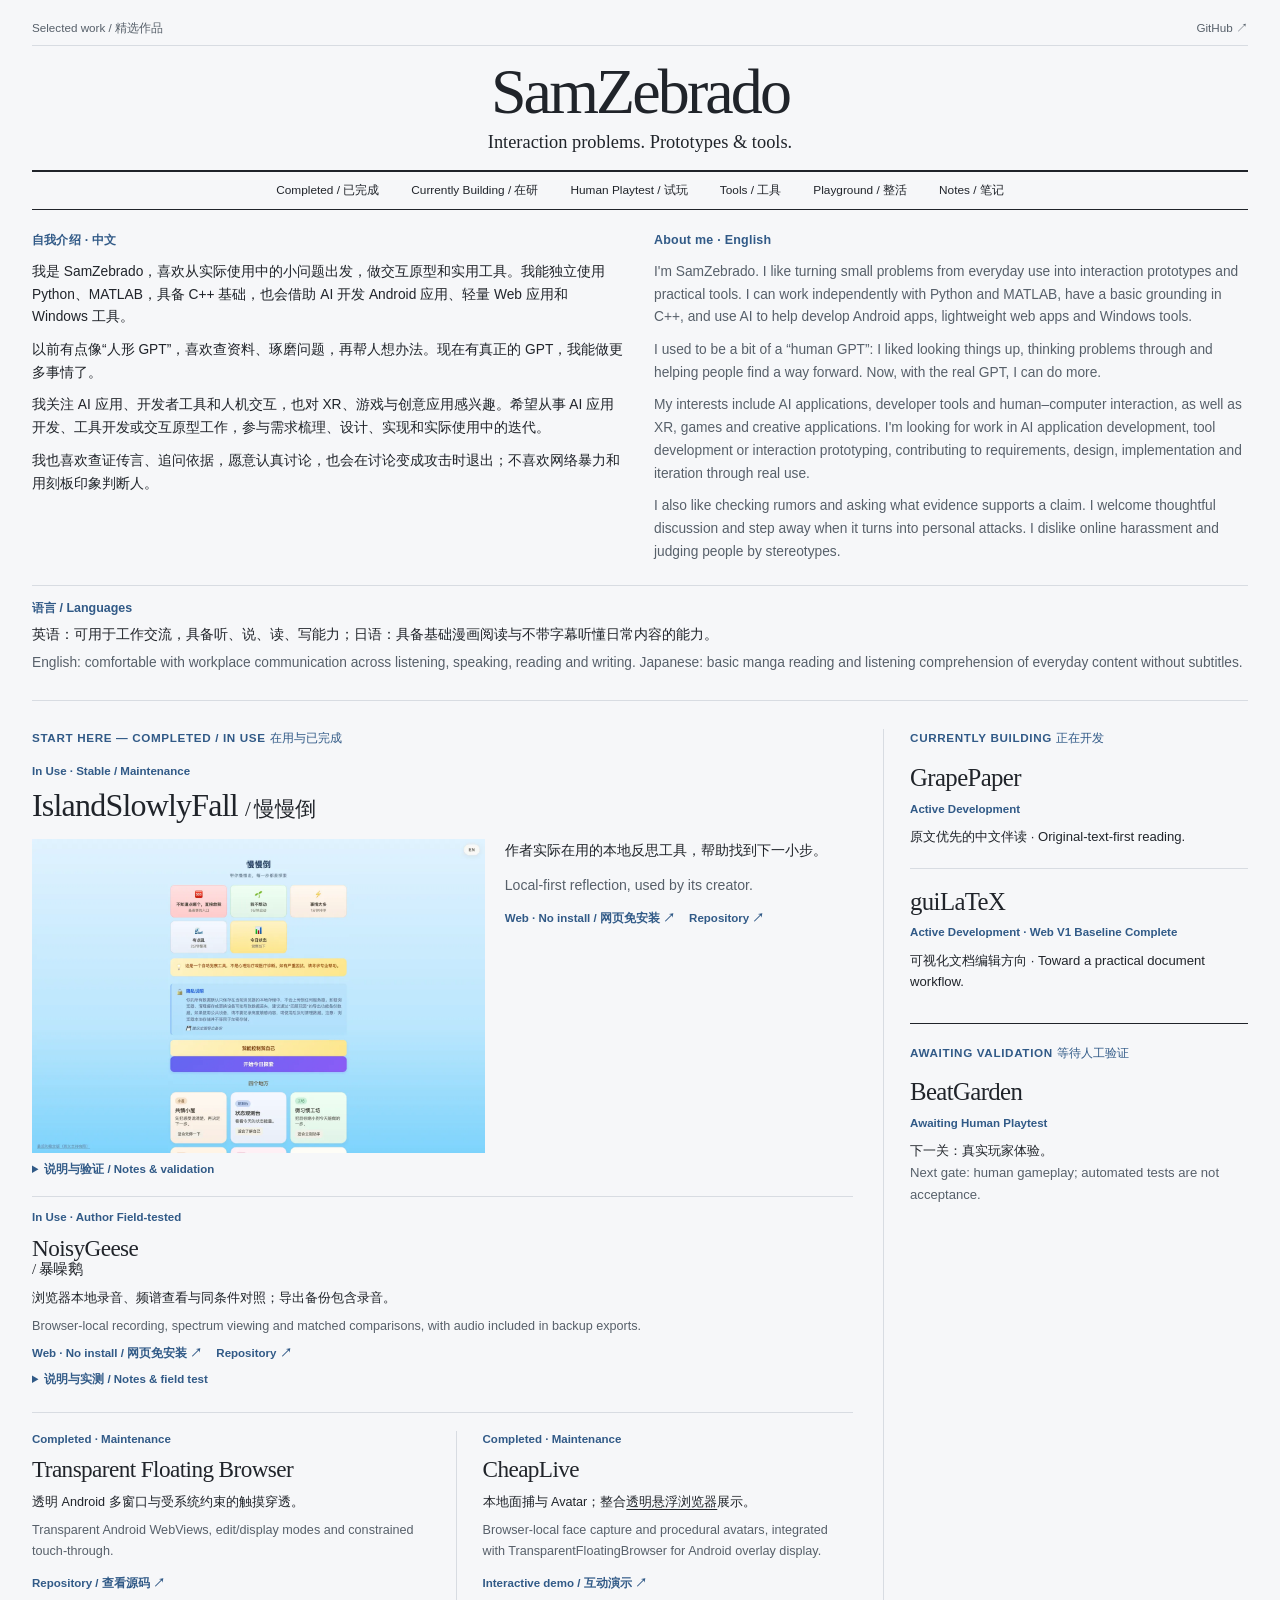
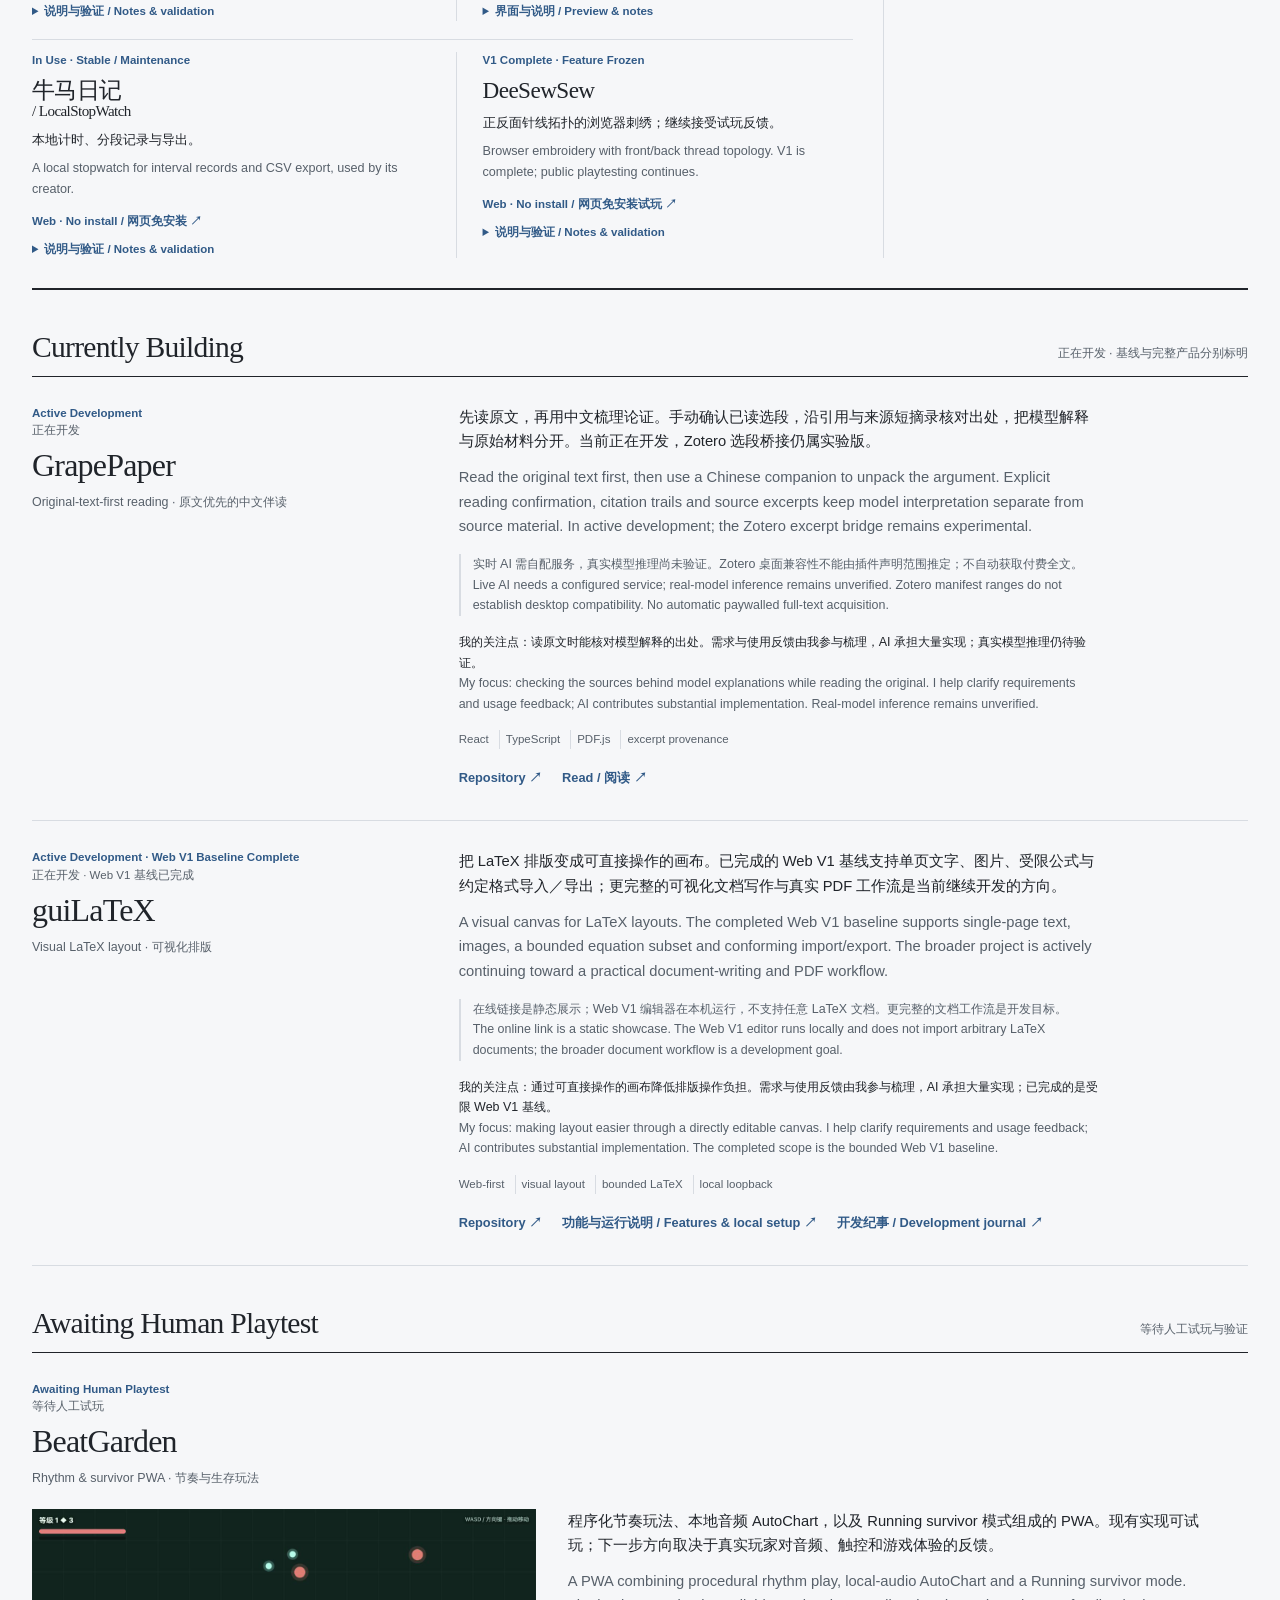
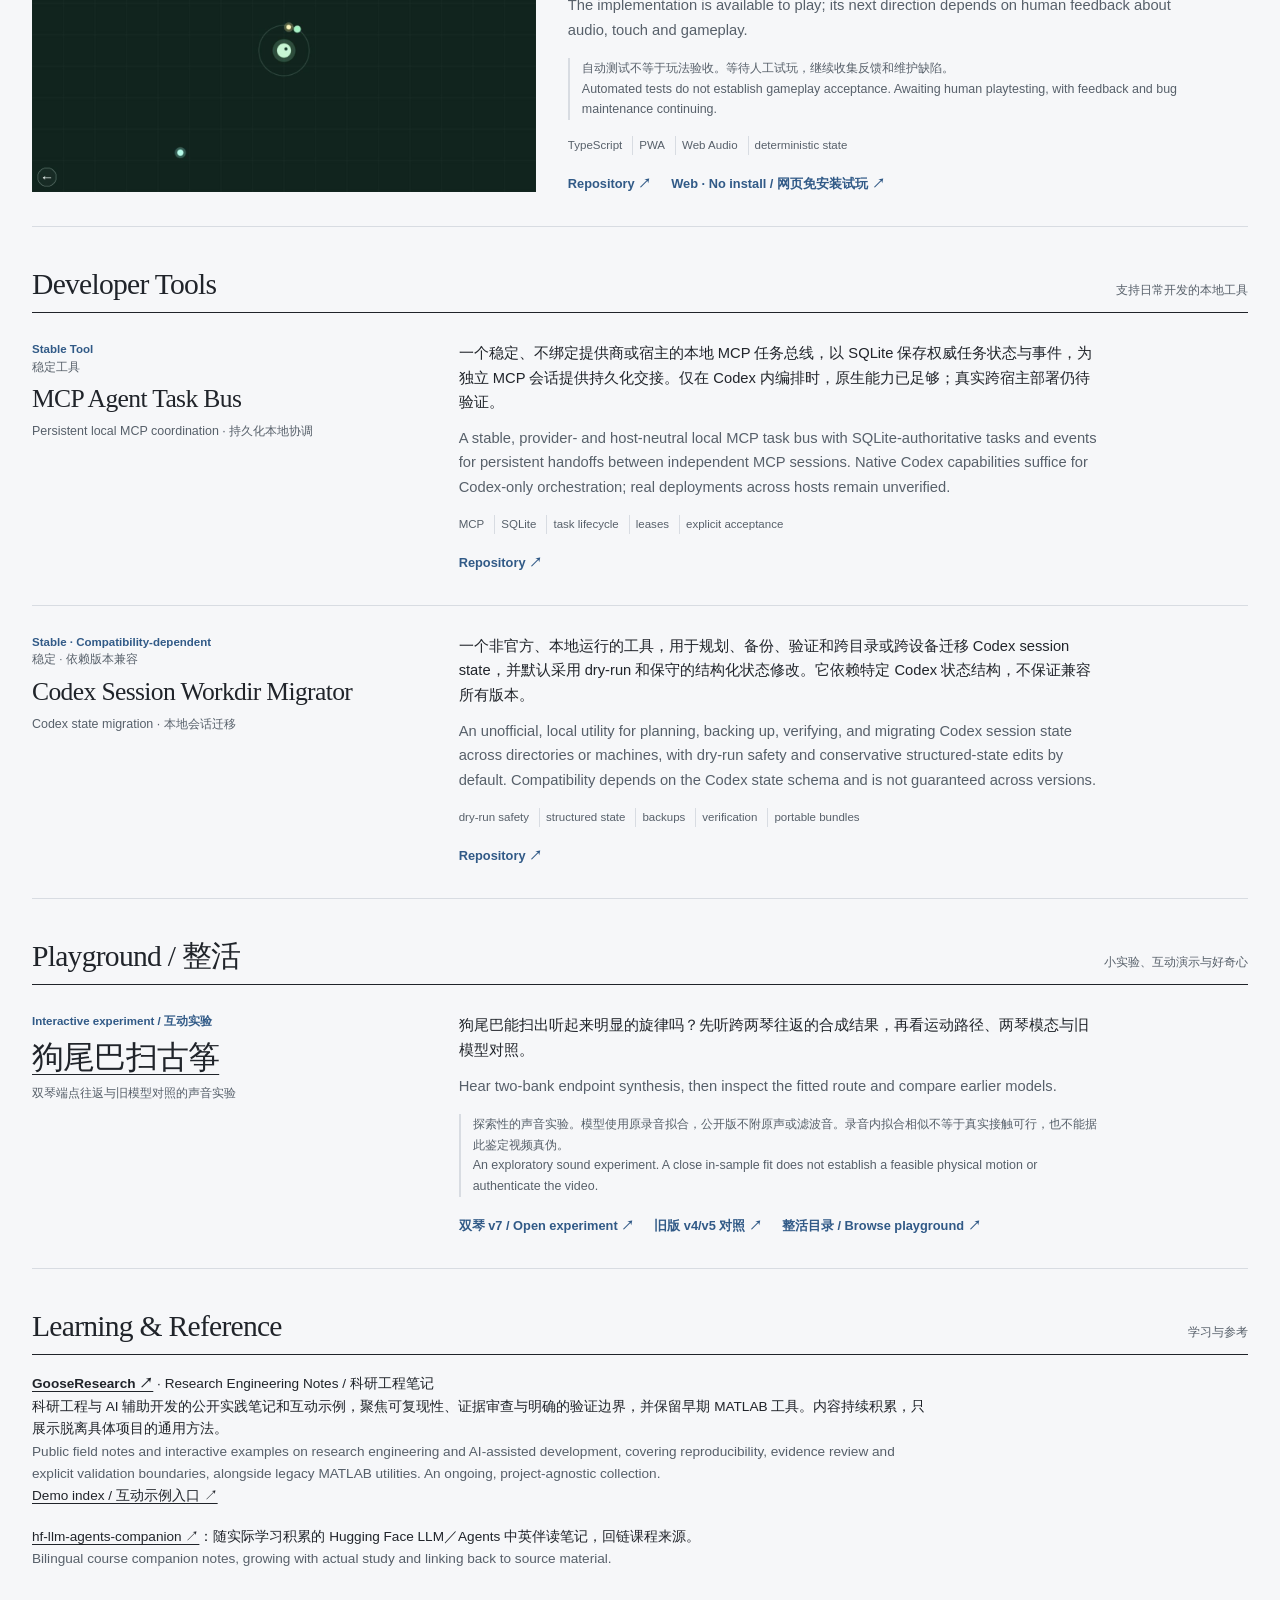
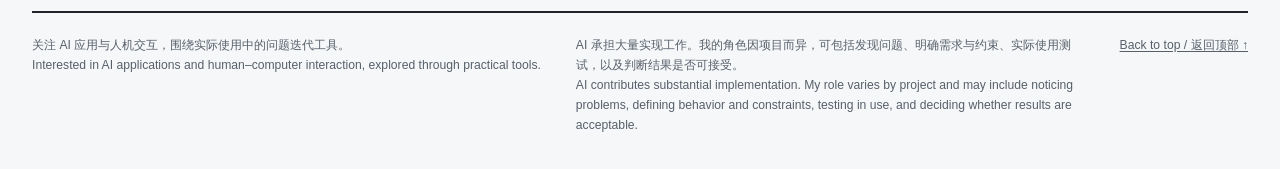
<file: docs/index.html>
<!doctype html>
<html lang="zh-CN">
  <head>
    <meta charset="utf-8">
    <meta name="viewport" content="width=device-width, initial-scale=1">
    <meta name="description" content="Practical interaction prototypes and tools, completed and in-use projects, and applied AI work by SamZebrado.">
    <meta name="color-scheme" content="light">
    <meta name="theme-color" content="#f6f7f9">
    <title>Selected Projects / 精选项目 · SamZebrado</title>
    <link rel="canonical" href="https://samzebrado.github.io/SamZebrado/">
    <link rel="stylesheet" href="styles.css">
  </head>
  <body>
<a class="skip-link" href="#projects">Skip to projects / 跳至项目</a>
<header class="masthead">
 <div class="masthead-strap"><span>Selected work / 精选作品</span><a href="https://github.com/SamZebrado">GitHub ↗</a></div>
 <h1><a href="#top">SamZebrado</a></h1>
 <p class="masthead-deck">Interaction problems. Prototypes &amp; tools.</p>
 <nav aria-label="Portfolio sections / 作品集分区"><a href="#completed"><span class="nav-full">Completed / 已完成</span><span class="nav-short">Completed</span></a><a href="#active"><span class="nav-full">Currently Building / 在研</span><span class="nav-short">Building</span></a><a href="#validation"><span class="nav-full">Human Playtest / 试玩</span><span class="nav-short">Playtest</span></a><a href="#tools"><span class="nav-full">Tools / 工具</span><span class="nav-short">Tools</span></a><a href="playground/"><span class="nav-full">Playground / 整活</span><span class="nav-short">整活</span></a><a href="#notes"><span class="nav-full">Notes / 笔记</span><span class="nav-short">Notes</span></a></nav>
</header>
<main id="top">
<section class="introduction" aria-label="About me / 自我介绍">
 <div class="intro-copy" lang="zh-CN">
  <h2 class="intro-label">自我介绍 · 中文</h2>
  <p>我是 SamZebrado，喜欢从实际使用中的小问题出发，做交互原型和实用工具。我能独立使用 Python、MATLAB，具备 C++ 基础，也会借助 AI 开发 Android 应用、轻量 Web 应用和 Windows 工具。</p>
  <p>以前有点像“人形 GPT”，喜欢查资料、琢磨问题，再帮人想办法。现在有真正的 GPT，我能做更多事情了。</p>
  <p>我关注 AI 应用、开发者工具和人机交互，也对 XR、游戏与创意应用感兴趣。希望从事 AI 应用开发、工具开发或交互原型工作，参与需求梳理、设计、实现和实际使用中的迭代。</p>
  <p>我也喜欢查证传言、追问依据，愿意认真讨论，也会在讨论变成攻击时退出；不喜欢网络暴力和用刻板印象判断人。</p>
 </div>
 <div class="intro-copy" lang="en">
  <h2 class="intro-label">About me · English</h2>
  <p lang="en">I'm SamZebrado. I like turning small problems from everyday use into interaction prototypes and practical tools. I can work independently with Python and MATLAB, have a basic grounding in C++, and use AI to help develop Android apps, lightweight web apps and Windows tools.</p>
  <p lang="en">I used to be a bit of a “human GPT”: I liked looking things up, thinking problems through and helping people find a way forward. Now, with the real GPT, I can do more.</p>
  <p lang="en">My interests include AI applications, developer tools and human–computer interaction, as well as XR, games and creative applications. I'm looking for work in AI application development, tool development or interaction prototyping, contributing to requirements, design, implementation and iteration through real use.</p>
  <p lang="en">I also like checking rumors and asking what evidence supports a claim. I welcome thoughtful discussion and step away when it turns into personal attacks. I dislike online harassment and judging people by stereotypes.</p>
 </div>
 <p class="intro-languages"><strong>语言 / Languages</strong><span lang="zh-CN">英语：可用于工作交流，具备听、说、读、写能力；日语：具备基础漫画阅读与不带字幕听懂日常内容的能力。</span><span lang="en">English: comfortable with workplace communication across listening, speaking, reading and writing. Japanese: basic manga reading and listening comprehension of everyday content without subtitles.</span></p>
</section>

<section class="frontpage" id="projects" aria-labelledby="front-title">
 <section class="frontpage-main" id="completed" aria-labelledby="front-title">
  <h2 class="section-kicker" id="front-title">Start here — Completed / In Use <span>在用与已完成</span></h2>
  <article class="lead-feature front-item completed-card" id="island">
   <p class="lifecycle">In Use · Stable / Maintenance</p>
   <h3><a href="https://github.com/SamZebrado/IslandSlonelyFall">IslandSlowlyFall <span>/ 慢慢倒</span></a></h3>
   <div class="lead-body"><figure><a href="https://samzebrado.github.io/IslandSlonelyFall/"><img src="assets/island-home.webp" width="1440" height="1000" alt="IslandSlowlyFall home screen with built-in reflection and prioritization tools" fetchpriority="high"></a></figure>
    <div><p>作者实际在用的本地反思工具，帮助找到下一小步。</p><p lang="en">Local-first reflection, used by its creator.</p><p class="teaser-actions"><a href="https://samzebrado.github.io/IslandSlonelyFall/"><span class="access-wide">Web · No install / 网页免安装</span><span class="access-short">网页 · 免安装</span> ↗</a><a href="https://github.com/SamZebrado/IslandSlonelyFall">Repository ↗</a></p></div>
   </div>
   <details class="project-details"><summary><span class="access-wide">说明与验证 / Notes &amp; validation</span><span class="access-short">说明与验证</span></summary><div class="detail-body"><div class="story-copy">


              <p class="copy-zh">事情太多、能量太低时，找到当下能做的一小步。本地优先的日常记录与反思工具，结合微习惯和优先级决策；已由作者实际使用，核心流程稳定，进入维护。</p>
              <p class="copy-en" lang="en">Find a manageable next step when energy is low or tasks pile up. Daily reflection, micro-habits and prioritization in a local-first web app. Used by its creator; the core workflow is stable and in maintenance.</p>
              <p class="validation-note">使用状态来自作者本人；不代表更广泛的用户采用。数据保存在本机浏览器。<br><span lang="en">In use by its creator; no broader adoption claimed. Data stays in the local browser.</span></p>
<p class="contribution-note">我的贡献：结合日常实际使用，提出需求与使用反馈；AI 承担大量实现。作者在用不等于更广泛的用户验收。<br><span lang="en">My contribution: requirements and feedback from everyday use; AI contributes substantial implementation. Creator use does not establish wider user acceptance.</span></p>
<ul class="signal-list" aria-label="IslandSlowlyFall product signals">
                <li>human-centered</li><li>local-first</li><li>structured reflection</li><li>vanilla web</li>
              </ul></div></div></details>
  </article>
  <div class="briefs compact-briefs">
   <article class="brief front-item completed-card" id="noisygeese" style="grid-column: 1 / -1;">
    <p class="lifecycle"><span class="access-wide">In Use · Author Field-tested</span><span class="access-short" lang="zh-CN">在用 · 作者实测</span></p>
    <h3><a href="https://github.com/SamZebrado/NoisyGeese">NoisyGeese <span>/ 暴噪鹅</span></a></h3>
    <p>浏览器本地录音、频谱查看与同条件对照；导出备份包含录音。</p>
    <p lang="en">Browser-local recording, spectrum viewing and matched comparisons, with audio included in backup exports.</p>
    <p class="teaser-actions"><a href="https://samzebrado.github.io/NoisyGeese/"><span class="access-wide">Web · No install / 网页免安装</span><span class="access-short">网页 · 免安装</span> ↗</a><a href="https://github.com/SamZebrado/NoisyGeese">Repository ↗</a></p>
    <details class="project-details"><summary><span class="access-wide">说明与实测 / Notes &amp; field test</span><span class="access-short">说明与实测</span></summary><div class="detail-body"><div class="story-copy">
     <p class="copy-zh">把难以凭耳朵追踪的声音录下来，查看频谱与时频图，再用同一频段、同一时长对照。录音与分析在本机浏览器完成；支持回听、WAV、CSV，以及包含原始 Float32 音频和标签的 .noise 备份导出／导入。</p>
     <p class="copy-en" lang="en">Record sounds that are difficult to track by ear, inspect the spectrum and spectrogram, then compare recordings using the same frequency band and duration. Recording and analysis run in the local browser, with playback, WAV, CSV and .noise backup export/import containing raw Float32 audio and labels.</p>
     <p class="copy-zh">2026 年 11 月 6 日，作者完成了一次现场使用测试，从实录音频中发现约 5413 Hz 的间歇性“滴滴”高频噪声线索，并确认导出的 .noise 文件包含录音。</p>
     <p class="copy-en" lang="en">In one field test on 6 November 2026, the creator found a candidate near 5413 Hz associated with intermittent high-frequency beeps in real recordings, and confirmed that the exported .noise file included the audio.</p>
     <p class="validation-note">这次实测支持录音、频谱查看和备份的实际使用，不代表已确定声源、完成多设备验证或校准声级测量。dBFS 不是 dB SPL，不能据此判断噪声是否超标。现场录音与位置标签未随作品集公开。<br><span lang="en">This field test demonstrates use of recording, spectrum inspection and backup, not source identification, multi-device validation or calibrated sound-level measurement. dBFS is not dB SPL and cannot establish compliance with noise limits. Field audio and location labels are not published with this portfolio.</span></p>
     <p class="contribution-note">我的贡献：从实际噪声问题提出需求，使用工具录音、对照并反馈交互问题；AI 承担大量实现。<br><span lang="en">My contribution: defining needs from a real noise problem, using the tool to record and compare sounds, and reporting interaction issues. AI contributes substantial implementation.</span></p>
     <ul class="signal-list" aria-label="NoisyGeese technologies"><li>Web Audio</li><li>AudioWorklet</li><li>Web Worker FFT</li><li>IndexedDB</li><li>vanilla web</li></ul>
    </div></div></details>
   </article>
  </div>
  <div class="briefs">
   <article class="brief front-item completed-card" id="floating-browser"><p class="lifecycle"><span class="access-wide">Completed · Maintenance</span><span class="access-short" lang="zh-CN">已完成 · 维护</span></p><h3><a href="https://github.com/SamZebrado/TransparentFloatingBrowser">Transparent Floating Browser</a></h3><p><span class="access-wide">透明 Android 多窗口与受系统约束的触摸穿透。</span><span class="access-short">透明 Android 多窗口。</span></p><p lang="en">Transparent Android WebViews, edit/display modes and constrained touch-through.</p><a class="brief-link" href="https://github.com/SamZebrado/TransparentFloatingBrowser">Repository / 查看源码 ↗</a><details class="project-details"><summary><span class="access-wide">说明与验证 / Notes &amp; validation</span><span class="access-short">说明与验证</span></summary><div class="detail-body"><div class="completed-detail-content"><div class="story-copy">


              <p class="copy-zh">把网页放在其他 Android 应用之上：多个透明 WebView 窗口可切换编辑／展示模式，并处理 Android 12+ 的触摸穿透与叠加透明度限制。核心功能已完成，当前仅做缺陷维护。</p>
              <p class="copy-en" lang="en">Place web pages above other Android apps. Multiple transparent WebView windows switch between edit and display modes, with opacity handling for Android 12+ touch-through constraints. Core functionality is complete; maintenance focuses on bugs.</p>
              <p class="validation-note">真实设备验收仍待完成；触摸穿透受 Android 系统约束。<br><span lang="en">Real-device acceptance remains open; touch-through is subject to Android system constraints.</span></p>
<p class="contribution-note">贡献与边界：需求与使用约束由我参与梳理，AI 承担大量实现；Android 底层机制不作为个人设计成果，实机验收仍待完成。<br><span lang="en">Contribution and limits: I help clarify needs and usage constraints; AI contributes substantial implementation. Android internals are not claimed as my design work; real-device acceptance remains open.</span></p>
<ul class="signal-list" aria-label="Transparent Floating Browser technologies">
                <li>Kotlin</li><li>Android overlays</li><li>WebView</li><li>system constraints</li>
              </ul></div></div></div></details></article>
   <article class="brief front-item completed-card" id="cheaplive"><p class="lifecycle"><span class="access-wide">Completed · Maintenance</span><span class="access-short" lang="zh-CN">已完成 · 维护</span></p><h3><a href="https://github.com/SamZebrado/CheapLive">CheapLive</a></h3><p><span class="access-wide">本地面捕与 Avatar；整合<a href="#floating-browser">透明悬浮浏览器</a>展示。</span><span class="access-short">面捕＋<a href="#floating-browser">悬浮浏览器</a>整合。</span></p><p lang="en">Browser-local face capture and procedural avatars, integrated with TransparentFloatingBrowser for Android overlay display.</p><a class="brief-link" href="https://samzebrado.github.io/CheapLive/src/contest-demo/contest-interactive-demo.html"><span class="access-wide">Interactive demo / 互动演示</span><span class="access-short">互动演示 · 免安装</span> ↗</a><details class="project-details"><summary><span class="access-wide">界面与说明 / Preview &amp; notes</span><span class="access-short">界面与说明</span></summary><div class="detail-body"><div class="completed-detail-content with-visual"><figure class="story-visual">
              <img src="assets/cheaplive-workspace.png" width="1280" height="960" alt="CheapLive interactive demo workspace showing the 3D fish, model controls and floating overlay" loading="lazy">
              <figcaption><a href="https://samzebrado.github.io/CheapLive/src/contest-demo/contest-interactive-demo.html">互动 Demo 工作区 · Interactive demo workspace</a><br>演示状态，摄像头／麦克风未开启 · Demo state; camera and microphone off.</figcaption>
            </figure><div class="story-copy">


              <p class="copy-zh">不依赖昂贵设备的本地面捕：MediaPipe 在浏览器内处理画面，驱动程序化 Avatar，也可使用 Android Capture 在局域网传输面部参数。核心功能已完成，进入维护。</p>
              <p class="copy-en" lang="en">Low-cost face capture with browser-local MediaPipe processing and procedural avatars. An Android Capture client can send face parameters over the LAN. Core functionality is complete and in maintenance.</p>
              <p class="copy-zh">展示工作流整合独立的 <a href="https://github.com/SamZebrado/TransparentFloatingBrowser">TransparentFloatingBrowser</a>，由这个 Android 工具把网页形象叠加在其他应用之上；纯网页自身不提供原生悬浮窗。</p>
              <p class="copy-en" lang="en">The display workflow integrates the separate <a href="https://github.com/SamZebrado/TransparentFloatingBrowser">TransparentFloatingBrowser</a> Android tool to overlay the web avatar above other apps. The web page itself does not provide native Android overlays.</p>
              <p class="validation-note">真实设备兼容性、捕捉质量与整合后的端到端体验仍待验证；不把规划中的 Live2D 渲染当作可用功能。<br><span lang="en">Real-device compatibility, capture quality and the integrated end-to-end experience remain unverified. Planned Live2D rendering is not available.</span></p>
              <p class="compatibility-note"><a href="https://samzebrado.github.io/CheapLive/src/face-tracking/">实时面捕 · Live face capture ↗</a>：需允许摄像头并支持 WebGL；建议在系统浏览器中打开。云端浏览器的 WebGL 初始化失败不代表所有设备均不可用。<br><span lang="en">Requires camera permission and WebGL; try a system browser. A WebGL initialization failure in a cloud browser does not establish failure on every device.</span></p>
<p class="contribution-note">我的贡献：选择把独立的透明悬浮浏览器整合进展示工作流；AI 承担大量实现。已有演示与界面检查不等于实机捕捉或整合验收。<br><span lang="en">My contribution: choosing to integrate the separate floating browser into the display workflow; AI contributes substantial implementation. Demo and interface checks do not establish real capture or integration acceptance.</span></p>
<ul class="signal-list" aria-label="CheapLive technologies">
                <li>MediaPipe</li><li>browser + Android</li><li>local processing</li>
              </ul></div></div></div></details></article>
  </div>
  <div class="briefs compact-briefs">
   <article class="brief front-item completed-card" id="localstopwatch"><p class="lifecycle"><span class="access-wide">In Use · Stable / Maintenance</span><span class="access-short" lang="zh-CN">在用 · 稳定维护</span></p><h3><a href="https://github.com/SamZebrado/LocalStopWatch">牛马日记 <span>/ LocalStopWatch</span></a></h3><p><span class="access-wide">本地计时、分段记录与导出。</span><span class="access-short">本地计时与分段记录。</span></p><p lang="en">A local stopwatch for interval records and CSV export, used by its creator.</p><a class="brief-link" href="https://samzebrado.github.io/LocalStopWatch/"><span class="access-wide">Web · No install / 网页免安装</span><span class="access-short">网页 · 免安装</span> ↗</a><details class="project-details"><summary><span class="access-wide">说明与验证 / Notes &amp; validation</span><span class="access-short">说明与验证</span></summary><div class="detail-body"><p class="copy-zh">把日常活动记成可回顾的时间段。计时与分段记录保存在本机浏览器，可导出 CSV，也可下载单文件网页离线使用。作者实际在用，当前稳定维护；公开网页标题仍为“本地网页秒表”。</p><p class="copy-en" lang="en">Keep everyday activities as intervals you can review. Timing and interval records stay in the local browser, with CSV export and a downloadable single-file page for offline use. Used by its creator; stable and in maintenance. The public page is titled “Local Stopwatch”.</p><p class="validation-note">使用状态来自作者本人，不代表更广泛采用；移动浏览器兼容性与部分导出路径仍有限制。<br><span lang="en">Owner use does not establish broader adoption. Mobile-browser compatibility and some export paths have known limits.</span></p></div></details></article>
   <article class="brief front-item completed-card" id="deesewsew"><p class="lifecycle"><span class="access-wide">V1 Complete · Feature Frozen</span><span class="access-short" lang="zh-CN">V1 已完成 · 功能冻结</span></p><h3><a href="https://github.com/SamZebrado/DeeSewSew">DeeSewSew</a></h3><p><span class="access-wide">正反面针线拓扑的浏览器刺绣；继续接受试玩反馈。</span><span class="access-short">浏览器刺绣，V1 功能冻结。</span></p><p lang="en">Browser embroidery with front/back thread topology. V1 is complete; public playtesting continues.</p><a class="brief-link" href="https://samzebrado.github.io/DeeSewSew/"><span class="access-wide">Web · No install / 网页免安装试玩</span><span class="access-short">网页试玩 · 免安装</span> ↗</a><details class="project-details"><summary><span class="access-wide">说明与验证 / Notes &amp; validation</span><span class="access-short">说明与验证</span></summary><div class="detail-body"><div class="completed-detail-content"><div class="story-copy">


              <p class="copy-zh">在浏览器里用针线慢慢做出刺绣作品。正反面针线拓扑、本机保存及 JSON／PNG 导出构成已完成的 V1；功能冻结，继续接受公开试玩。</p>
              <p class="copy-en" lang="en">Make embroidery at your own pace in the browser. Front/back thread topology, local saving and JSON/PNG export form the completed V1. Features are frozen; public playtesting continues.</p>
              <p class="validation-note">独立 3D Lab 是实验展示，不代表完整材料物理；触控与笔压体验仍需人工验证。<br><span lang="en">The separate 3D Lab is experimental, not full material physics. Touch and stylus experience still need human validation.</span></p>
<ul class="signal-list" aria-label="DeeSewSew technologies">
                <li>TypeScript</li><li>Canvas</li><li>thread topology</li><li>local-first</li>
              </ul></div></div></div></details></article>
  </div>
 </section>
 <aside class="frontpage-side" aria-label="Current work and validation / 在研与验证">
  <section class="current-work"><h2 class="section-kicker">Currently Building <span>正在开发</span></h2>
   <article class="current-note front-item"><h3><a href="#grapepaper">GrapePaper</a></h3><p class="lifecycle">Active Development</p><p>原文优先的中文伴读 · Original-text-first reading.</p></article>
   <article class="current-note front-item"><h3><a href="#guilatex">guiLaTeX</a></h3><p class="lifecycle">Active Development · Web V1 Baseline Complete</p><p>可视化文档编辑方向 · Toward a practical document workflow.</p></article>
  </section>
  <section class="playtest-note front-item"><h2 class="section-kicker">Awaiting Validation <span>等待人工验证</span></h2><h3><a href="#beatgarden">BeatGarden</a></h3><p class="lifecycle">Awaiting Human Playtest</p><p>下一关：真实玩家体验。<br><span lang="en">Next gate: human gameplay; automated tests are not acceptance.</span></p></section>
 </aside>
</section>
<section class="portfolio-section" id="active" aria-labelledby="active-title"><header class="section-heading"><h2 id="active-title">Currently Building</h2><p>正在开发 · 基线与完整产品分别标明</p></header><article class="project-card story" id="grapepaper"><header class="story-heading"><p class="lifecycle">Active Development<span lang="zh-CN">正在开发</span></p><h3>GrapePaper</h3><p class="project-purpose">Original-text-first reading · 原文优先的中文伴读</p></header><div class="story-content"><div class="story-copy">


              <p class="copy-zh">先读原文，再用中文梳理论证。手动确认已读选段，沿引用与来源短摘录核对出处，把模型解释与原始材料分开。当前正在开发，Zotero 选段桥接仍属实验版。</p>
              <p class="copy-en" lang="en">Read the original text first, then use a Chinese companion to unpack the argument. Explicit reading confirmation, citation trails and source excerpts keep model interpretation separate from source material. In active development; the Zotero excerpt bridge remains experimental.</p>
              <p class="validation-note">实时 AI 需自配服务，真实模型推理尚未验证。Zotero 桌面兼容性不能由插件声明范围推定；不自动获取付费全文。<br><span lang="en">Live AI needs a configured service; real-model inference remains unverified. Zotero manifest ranges do not establish desktop compatibility. No automatic paywalled full-text acquisition.</span></p>
<p class="contribution-note">我的关注点：读原文时能核对模型解释的出处。需求与使用反馈由我参与梳理，AI 承担大量实现；真实模型推理仍待验证。<br><span lang="en">My focus: checking the sources behind model explanations while reading the original. I help clarify requirements and usage feedback; AI contributes substantial implementation. Real-model inference remains unverified.</span></p>
<ul class="signal-list" aria-label="GrapePaper technologies">
                <li>React</li><li>TypeScript</li><li>PDF.js</li><li>excerpt provenance</li>
              </ul>
              <div class="project-actions">
                <a href="https://github.com/SamZebrado/GrapePaper">Repository <span aria-hidden="true">↗</span></a>
                <a href="https://samzebrado.github.io/GrapePaper/">Read / 阅读 <span aria-hidden="true">↗</span></a>
              </div></div></div></article><article class="project-card story" id="guilatex"><header class="story-heading"><p class="lifecycle">Active Development · Web V1 Baseline Complete<span lang="zh-CN">正在开发 · Web V1 基线已完成</span></p><h3>guiLaTeX</h3><p class="project-purpose">Visual LaTeX layout · 可视化排版</p></header><div class="story-content"><div class="story-copy">


              <p class="copy-zh">把 LaTeX 排版变成可直接操作的画布。已完成的 Web V1 基线支持单页文字、图片、受限公式与约定格式导入／导出；更完整的可视化文档写作与真实 PDF 工作流是当前继续开发的方向。</p>
              <p class="copy-en" lang="en">A visual canvas for LaTeX layouts. The completed Web V1 baseline supports single-page text, images, a bounded equation subset and conforming import/export. The broader project is actively continuing toward a practical document-writing and PDF workflow.</p>
              <p class="validation-note">在线链接是静态展示；Web V1 编辑器在本机运行，不支持任意 LaTeX 文档。更完整的文档工作流是开发目标。<br><span lang="en">The online link is a static showcase. The Web V1 editor runs locally and does not import arbitrary LaTeX documents; the broader document workflow is a development goal.</span></p>
<p class="contribution-note">我的关注点：通过可直接操作的画布降低排版操作负担。需求与使用反馈由我参与梳理，AI 承担大量实现；已完成的是受限 Web V1 基线。<br><span lang="en">My focus: making layout easier through a directly editable canvas. I help clarify requirements and usage feedback; AI contributes substantial implementation. The completed scope is the bounded Web V1 baseline.</span></p>
<ul class="signal-list" aria-label="guiLaTeX technologies">
                <li>Web-first</li><li>visual layout</li><li>bounded LaTeX</li><li>local loopback</li>
              </ul>
              <div class="project-actions">
                <a href="https://github.com/SamZebrado/guiLaTeX">Repository <span aria-hidden="true">↗</span></a>
                <a href="https://samzebrado.github.io/guiLaTeX/showcase/demo_index.html">功能与运行说明 / Features &amp; local setup <span aria-hidden="true">↗</span></a>
                <a href="https://samzebrado.github.io/guiLaTeX/showcase/">开发纪事 / Development journal <span aria-hidden="true">↗</span></a>
              </div></div></div></article></section><section class="portfolio-section" id="validation" aria-labelledby="validation-title"><header class="section-heading"><h2 id="validation-title">Awaiting Human Playtest</h2><p>等待人工试玩与验证</p></header><article class="project-card story" id="beatgarden"><header class="story-heading"><p class="lifecycle">Awaiting Human Playtest<span lang="zh-CN">等待人工试玩</span></p><h3>BeatGarden</h3><p class="project-purpose">Rhythm & survivor PWA · 节奏与生存玩法</p></header><div class="story-content with-visual"><figure class="story-visual">
              <img src="assets/beatgarden-gameplay.jpg" width="1280" height="720" alt="BeatGarden Running Mode gameplay with a player navigating a dark green arena" loading="lazy">
            </figure><div class="story-copy">


              <p class="copy-zh">程序化节奏玩法、本地音频 AutoChart，以及 Running survivor 模式组成的 PWA。现有实现可试玩；下一步方向取决于真实玩家对音频、触控和游戏体验的反馈。</p>
              <p class="copy-en" lang="en">A PWA combining procedural rhythm play, local-audio AutoChart and a Running survivor mode. The implementation is available to play; its next direction depends on human feedback about audio, touch and gameplay.</p>
              <p class="validation-note">自动测试不等于玩法验收。等待人工试玩，继续收集反馈和维护缺陷。<br><span lang="en">Automated tests do not establish gameplay acceptance. Awaiting human playtesting, with feedback and bug maintenance continuing.</span></p>
<ul class="signal-list" aria-label="BeatGarden technologies">
                <li>TypeScript</li><li>PWA</li><li>Web Audio</li><li>deterministic state</li>
              </ul>
              <div class="project-actions">
                <a href="https://github.com/SamZebrado/BeatGarden">Repository <span aria-hidden="true">↗</span></a>
                <a href="https://samzebrado.github.io/BeatGarden/">Web · No install / 网页免安装试玩 <span aria-hidden="true">↗</span></a>
              </div></div></div></article></section><section class="portfolio-section" id="tools" aria-labelledby="tools-title"><header class="section-heading"><h2 id="tools-title">Developer Tools</h2><p>支持日常开发的本地工具</p></header><article class="project-card story" id="agent-bus"><header class="story-heading"><p class="lifecycle">Stable Tool<span lang="zh-CN">稳定工具</span></p><h3>MCP Agent Task Bus</h3><p class="project-purpose">Persistent local MCP coordination · 持久化本地协调</p></header><div class="story-content"><div class="story-copy">


              <p class="copy-zh">一个稳定、不绑定提供商或宿主的本地 MCP 任务总线，以 SQLite 保存权威任务状态与事件，为独立 MCP 会话提供持久化交接。仅在 Codex 内编排时，原生能力已足够；真实跨宿主部署仍待验证。</p>
              <p class="copy-en">A stable, provider- and host-neutral local MCP task bus with SQLite-authoritative tasks and events for persistent handoffs between independent MCP sessions. Native Codex capabilities suffice for Codex-only orchestration; real deployments across hosts remain unverified.</p>
              <ul class="signal-list" aria-label="MCP Agent Task Bus technologies">
                <li>MCP</li><li>SQLite</li><li>task lifecycle</li><li>leases</li><li>explicit acceptance</li>
              </ul>
              <div class="project-actions">
                <a href="https://github.com/SamZebrado/mcp-agent-bus">Repository <span aria-hidden="true">↗</span></a>
              </div></div></div></article><article class="project-card story" id="migrator"><header class="story-heading"><p class="lifecycle">Stable · Compatibility-dependent<span lang="zh-CN">稳定 · 依赖版本兼容</span></p><h3>Codex Session Workdir Migrator</h3><p class="project-purpose">Codex state migration · 本地会话迁移</p></header><div class="story-content"><div class="story-copy">


              <p class="copy-zh">一个非官方、本地运行的工具，用于规划、备份、验证和跨目录或跨设备迁移 Codex session state，并默认采用 dry-run 和保守的结构化状态修改。它依赖特定 Codex 状态结构，不保证兼容所有版本。</p>
              <p class="copy-en">An unofficial, local utility for planning, backing up, verifying, and migrating Codex session state across directories or machines, with dry-run safety and conservative structured-state edits by default. Compatibility depends on the Codex state schema and is not guaranteed across versions.</p>
              <ul class="signal-list" aria-label="Codex Session Workdir Migrator engineering signals">
                <li>dry-run safety</li><li>structured state</li><li>backups</li><li>verification</li><li>portable bundles</li>
              </ul>
              <div class="project-actions">
                <a href="https://github.com/SamZebrado/codex-session-workdir-migrator">Repository <span aria-hidden="true">↗</span></a>
              </div></div></div></article></section><section class="portfolio-section" id="playground" aria-labelledby="playground-title"><header class="section-heading"><h2 id="playground-title">Playground / 整活</h2><p>小实验、互动演示与好奇心</p></header><article class="project-card story" id="tail-guzheng"><header class="story-heading"><p class="lifecycle">Interactive experiment / 互动实验</p><h3><a href="playground/tail-guzheng/two-bank-endpoint/">狗尾巴扫古筝</a></h3><p class="project-purpose">双琴端点往返与旧模型对照的声音实验</p></header><div class="story-content"><div class="story-copy"><p class="copy-zh">狗尾巴能扫出听起来明显的旋律吗？先听跨两琴往返的合成结果，再看运动路径、两琴模态与旧模型对照。</p><p class="copy-en" lang="en">Hear two-bank endpoint synthesis, then inspect the fitted route and compare earlier models.</p><p class="validation-note">探索性的声音实验。模型使用原录音拟合，公开版不附原声或滤波音。录音内拟合相似不等于真实接触可行，也不能据此鉴定视频真伪。<br><span lang="en">An exploratory sound experiment. A close in-sample fit does not establish a feasible physical motion or authenticate the video.</span></p><div class="project-actions"><a href="playground/tail-guzheng/two-bank-endpoint/">双琴 v7 / Open experiment ↗</a><a href="playground/tail-guzheng/">旧版 v4/v5 对照 ↗</a><a href="playground/">整活目录 / Browse playground ↗</a></div></div></div></article></section><section class="notes" id="notes" aria-labelledby="notes-title"><header class="section-heading"><h2 id="notes-title">Learning &amp; Reference</h2><p>学习与参考</p></header><p id="gooseresearch"><strong><a href="https://github.com/SamZebrado/GooseResearch">GooseResearch ↗</a></strong> · Research Engineering Notes / 科研工程笔记<br>科研工程与 AI 辅助开发的公开实践笔记和互动示例，聚焦可复现性、证据审查与明确的验证边界，并保留早期 MATLAB 工具。内容持续积累，只展示脱离具体项目的通用方法。<br><span lang="en">Public field notes and interactive examples on research engineering and AI-assisted development, covering reproducibility, evidence review and explicit validation boundaries, alongside legacy MATLAB utilities. An ongoing, project-agnostic collection.</span><br><a href="https://samzebrado.github.io/GooseResearch/">Demo index / 互动示例入口 ↗</a></p><p><a href="https://github.com/SamZebrado/hf-llm-agents-companion">hf-llm-agents-companion ↗</a>：随实际学习积累的 Hugging Face LLM／Agents 中英伴读笔记，回链课程来源。<br><span lang="en">Bilingual course companion notes, growing with actual study and linking back to source material.</span></p></section></main><footer><p class="background-line">关注 AI 应用与人机交互，围绕实际使用中的问题迭代工具。<br><span lang="en">Interested in AI applications and human–computer interaction, explored through practical tools.</span></p><p>AI 承担大量实现工作。我的角色因项目而异，可包括发现问题、明确需求与约束、实际使用测试，以及判断结果是否可接受。<br><span lang="en">AI contributes substantial implementation. My role varies by project and may include noticing problems, defining behavior and constraints, testing in use, and deciding whether results are acceptable.</span></p><a href="#top">Back to top / 返回顶部 ↑</a></footer></body></html>
</file>
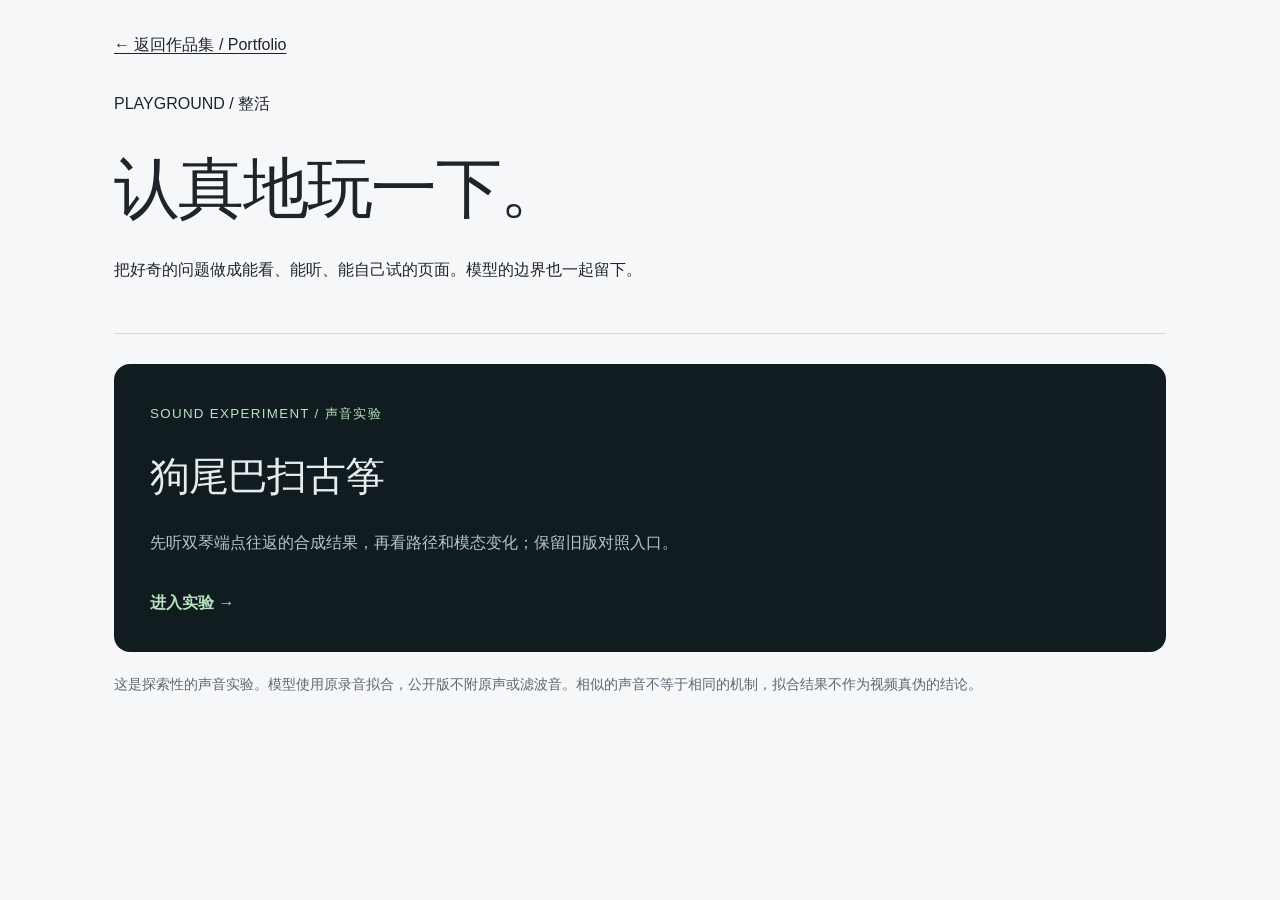
<file: docs/playground/index.html>
<!doctype html>
<html lang="zh-CN"><head><meta charset="utf-8"><meta name="viewport" content="width=device-width,initial-scale=1"><meta name="description" content="整活：互动声音实验、小工具与好奇心。"><title>整活 / Playground</title><link rel="stylesheet" href="../styles.css"><style>.playground-main{max-width:1100px;margin:auto;padding:32px 24px 64px}.playground-heading{padding:32px 0;border-bottom:1px solid #d5d9de;margin-bottom:30px}.playground-heading h1{font-size:clamp(36px,7vw,66px);margin:12px 0}.playground-heading p{max-width:620px;line-height:1.8}.playground-cover{display:block;padding:36px;border-radius:16px;background:#111c20;color:#e6eded;text-decoration:none}.playground-cover small{color:#b6e1bf;letter-spacing:.1em}.playground-cover h2{font-size:clamp(28px,5vw,40px);margin:18px 0}.playground-cover p{max-width:640px;line-height:1.85;color:#b8c6c7}.playground-cover strong{display:inline-block;margin-top:16px;color:#b6e1bf}.playground-note{font-size:14px;line-height:1.8;color:#5d6771;margin:20px 0}@media(max-width:480px){.playground-main{padding:24px 18px 40px}.playground-cover{padding:25px}}</style></head><body><main class="playground-main"><a href="../">← 返回作品集 / Portfolio</a><header class="playground-heading"><p>PLAYGROUND / 整活</p><h1>认真地玩一下。</h1><p>把好奇的问题做成能看、能听、能自己试的页面。模型的边界也一起留下。</p></header><a class="playground-cover" href="tail-guzheng/two-bank-endpoint/"><small>SOUND EXPERIMENT / 声音实验</small><h2>狗尾巴扫古筝</h2><p>先听双琴端点往返的合成结果，再看路径和模态变化；保留旧版对照入口。</p><strong>进入实验 →</strong></a><p class="playground-note">这是探索性的声音实验。模型使用原录音拟合，公开版不附原声或滤波音。相似的声音不等于相同的机制，拟合结果不作为视频真伪的结论。</p></main></body></html>
</file>
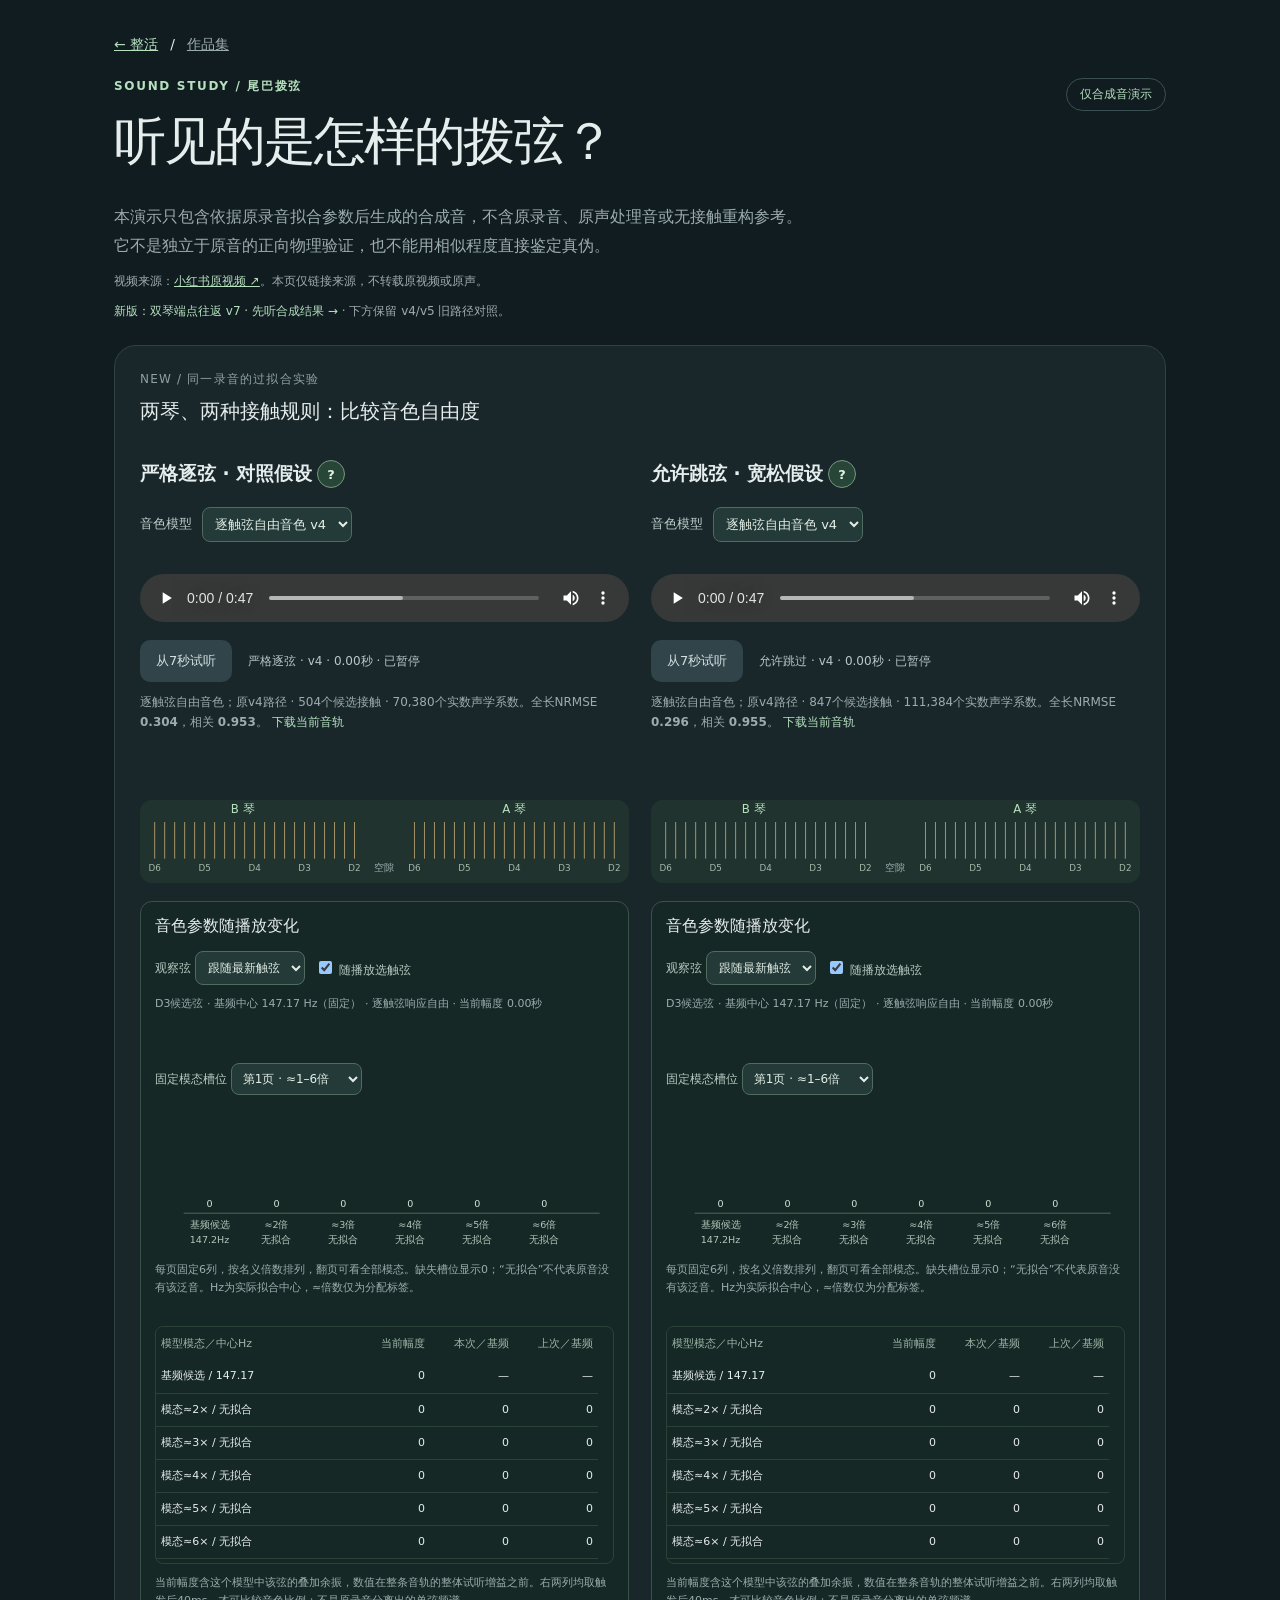
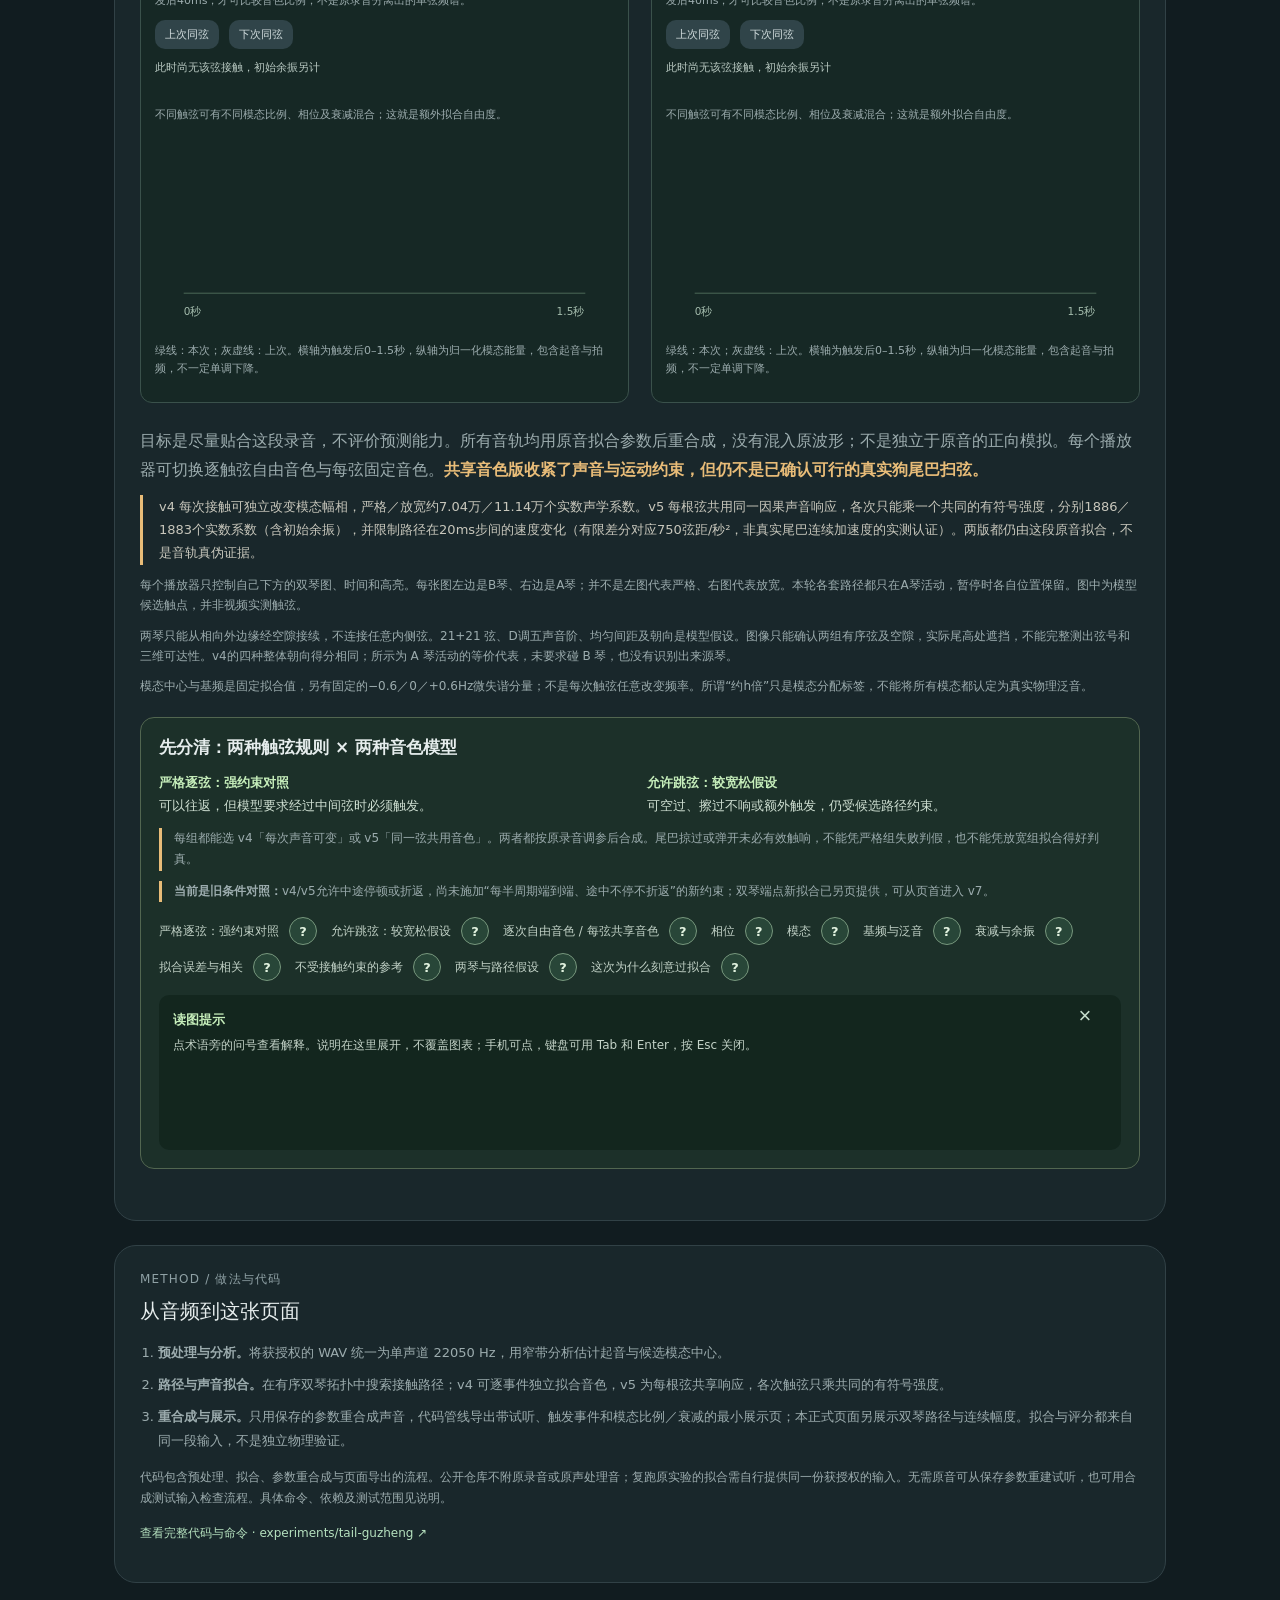
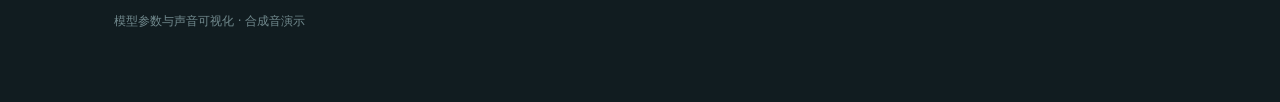
<file: docs/playground/tail-guzheng/index.html>
<!doctype html>
<html lang="zh-CN"><head><meta charset="utf-8"><meta name="viewport" content="width=device-width,initial-scale=1"><meta name="theme-color" content="#111c20"><title>尾巴拨弦 · 合成模型实验</title><style>
:root{font-family:system-ui,-apple-system,BlinkMacSystemFont,"Segoe UI",sans-serif;color:#e6eded;background:#111c20;color-scheme:dark;--muted:#9cacae;--mint:#b6e1bf;--gold:#e8bc78}*{box-sizing:border-box}body{margin:0}main{max-width:1100px;margin:auto;padding:36px 24px 70px}header{display:flex;justify-content:space-between;gap:30px;align-items:flex-start}.eyebrow{letter-spacing:.14em;color:var(--mint);font-size:12px;font-weight:650}h1{font-size:clamp(30px,6vw,52px);font-weight:520;margin:12px 0 16px;letter-spacing:-.04em}h2{font-size:20px;font-weight:570;margin:0 0 16px}p{line-height:1.8;color:var(--muted);margin:10px 0}.pill{border:1px solid #3b5052;border-radius:40px;padding:7px 13px;white-space:nowrap;font-size:12px;color:var(--mint)}.intro{max-width:700px}.panel{background:#19272b;border:1px solid #314146;border-radius:22px;padding:25px;margin-top:24px}.section-label{color:#8fa1a5;font-size:12px;letter-spacing:.1em;margin-bottom:10px}.tabs{display:grid;grid-template-columns:repeat(3,1fr);gap:10px;margin:20px 0}.tabs button{background:#223337;border:1px solid #3c5055;color:#d4dedf;padding:16px 10px;border-radius:12px;cursor:pointer;font:inherit;font-size:14px;text-align:left}.tabs button[aria-selected=true]{background:var(--mint);color:#162920;border-color:var(--mint)}.tabs small{display:block;font-size:11px;opacity:.75;margin-top:5px}.player-top{display:flex;justify-content:space-between;align-items:center;gap:15px}#label{font-size:20px}#time{font-variant-numeric:tabular-nums;color:var(--gold);font-size:14px}audio{width:100%;margin-top:20px;height:48px}.subnote{font-size:12px;line-height:1.7}.toolbar{display:flex;flex-wrap:wrap;gap:16px;margin-top:14px;align-items:center;font-size:13px;color:#b8c6c7}.toolbar input{accent-color:var(--mint)}button:focus-visible,a:focus-visible{outline:3px solid var(--gold);outline-offset:4px}.grid{display:grid;grid-template-columns:1fr 1fr;gap:22px}.grid .panel{min-width:0}.spectrum{width:100%;height:auto;display:block;border-radius:10px;margin:14px 0}.legend{display:flex;gap:20px;font-size:12px;color:#b0c1c4}.dot{display:inline-block;width:8px;height:8px;border-radius:100%;margin-right:7px;background:var(--mint)}.dot.gold{background:var(--gold)}#strings{display:grid;grid-template-columns:repeat(21,1fr);gap:6px;height:220px;padding:20px 6px 0;margin:20px 0 4px;position:relative;border-top:1px solid #41514e;border-bottom:1px solid #41514e;background:linear-gradient(90deg,#25342c,#1c2c2b);border-radius:12px}.string{height:100%;position:relative;display:flex;justify-content:center}.wire{height:calc(100% - 34px);width:2px;background:#b59c70;box-shadow:0 0 0 transparent;transition:background .07s,box-shadow .07s}.string.active .wire{background:#e9ffb4;box-shadow:0 0 14px 4px #d1f79688}.string span{position:absolute;bottom:9px;font-size:12px;color:#9aaca3;white-space:nowrap}.string.active span{color:#edffbc}.list{padding-left:18px;color:var(--muted);font-size:13px;line-height:1.9}.list li{margin:7px 0}.caution{border-left:3px solid var(--gold);padding-left:16px;color:#c8c7bc;font-size:13px}.download{color:var(--mint);text-decoration:none;font-size:12px}footer{margin-top:28px;color:#71898d;font-size:12px;line-height:1.8}.loading{color:var(--gold)}@media(max-width:720px){main{padding:26px 16px 50px}header{gap:10px}.pill{padding:6px 9px;font-size:10px}h1{font-size:33px}.panel{padding:19px;border-radius:18px}.grid{display:block}.tabs{gap:7px}.tabs button{font-size:12px;padding:13px 9px}.tabs small{font-size:10px}#strings{gap:4px;height:205px}#label{font-size:17px}.player-top{align-items:flex-start}#time{font-size:12px}}
.live-controls{display:grid;grid-template-columns:repeat(3,1fr);gap:25px;margin:24px 0}.live-controls label{font-size:13px}.live-controls strong{float:right;color:var(--gold);font-variant-numeric:tabular-nums}.live-controls input{display:block;width:100%;margin:18px 0;accent-color:var(--mint)}.live-controls small{color:var(--muted);font-size:11px}.live-button,.reset-button{border:0;border-radius:10px;padding:12px 16px;cursor:pointer;font:inherit;font-size:13px;background:var(--mint);color:#13251a}.reset-button{background:#304449;color:#d4dfe0}#live-strings{position:relative;height:200px;margin:22px 0;background:#21332e;border-radius:14px;border-top:2px solid #58705d;border-bottom:2px solid #58705d}.live-string{position:absolute;top:0;bottom:25px;width:2px;background:#b59c70}.live-string span{position:absolute;bottom:-20px;left:-7px;font-size:11px;color:#a2b6ab}.live-string.active{background:#edffbe;box-shadow:0 0 15px 4px #d1f79688}#live-point{position:absolute;z-index:1;width:14px;height:14px;border:2px solid #e8bc78;border-radius:100%;left:50%;top:50%;transform:translate(-50%,-50%);background:#e8bc7855}@media(max-width:720px){.live-controls{grid-template-columns:1fr;gap:20px}.live-controls input{margin:12px 0}} #fit-point{position:absolute;z-index:2;width:13px;height:13px;background:#e8bc7877;border:2px solid #e8bc78;border-radius:50%;transform:translate(-50%,-50%);pointer-events:none}</style><style>.model-select{display:flex;align-items:center;gap:10px;font-size:13px;color:#bdcecb;margin:12px 0}.model-select select,.timbre-controls select{max-width:100%;background:#233a38;color:#e3eee6;border:1px solid #506b60;border-radius:8px;padding:8px;font:inherit}.timbre-box{border:1px solid #3a514b;border-radius:12px;padding:14px;margin:14px 0;background:#162825}.timbre-box h4{margin:0 0 14px;font-weight:550}.timbre-controls{display:flex;flex-wrap:wrap;align-items:center;gap:10px;font-size:12px;color:#bacac3}.timbre-controls button{font-size:11px;padding:7px 10px}.timbre-box svg{display:block;width:100%;margin:10px 0}.mode-table-wrap{overflow-x:auto}.mode-table{width:100%;border-collapse:collapse;font-size:11px;font-variant-numeric:tabular-nums}.mode-table th{color:#9db6a8;font-weight:500;text-align:right}.mode-table td{text-align:right;padding:7px 3px;border-bottom:1px solid #2b4239}.mode-table th:first-child,.mode-table td:first-child{text-align:left}.timbre-box .subnote{font-size:11px;line-height:1.65}@media(max-width:720px){.model-select{flex-wrap:wrap}.timbre-box{padding:12px}}</style><link rel="stylesheet" href="timbre-layout.css"></head><body><main><nav aria-label="返回导航" style="margin-bottom:24px;font-size:14px"><a href="../" style="color:var(--mint)">← 整活</a><span aria-hidden="true" style="margin:0 12px">/</span><a href="../../" style="color:var(--muted)">作品集</a></nav><header><div><div class="eyebrow">SOUND STUDY / 尾巴拨弦</div><h1>听见的是怎样的拨弦？</h1></div><span class="pill">仅合成音演示</span></header><p class="intro">本演示只包含依据原录音拟合参数后生成的合成音，不含原录音、原声处理音或无接触重构参考。它不是独立于原音的正向物理验证，也不能用相似程度直接鉴定真伪。</p><p class="subnote">视频来源：<a href="https://xhslink.cn/o/Yd5azOSRfM" target="_blank" rel="noopener noreferrer" style="color:var(--mint)">小红书原视频 ↗</a>。本页仅链接来源，不转载原视频或原声。</p><p class="subnote"><a class="download" href="two-bank-endpoint/">新版：双琴端点往返 v7 · 先听合成结果 →</a> · 下方保留 v4/v5 旧路径对照。</p><section class="panel" id="new-fit"><div class="section-label">NEW / 同一录音的过拟合实验</div><h2>两琴、两种接触规则：比较音色自由度</h2>
<div class="grid"><div><h3>严格逐弦触发</h3><label class="model-select">音色模型 <select id="strict-model" aria-label="严格逐弦音色模型"><option value="v4">逐触弦自由音色 v4</option><option value="v5">每弦固定音色 v5</option></select></label><audio id="fit-strict" controls preload="metadata" src="assets/strict_full.wav"></audio><div class="toolbar"><button class="reset-button" data-fit-seek="strict">从7秒试听</button><span id="strict-bank-time" class="subnote" aria-live="off">严格逐弦 · 0.00 秒 · 已暂停</span></div><p class="subnote" id="strict-result-note"></p><svg id="strict-bank-map" viewBox="0 0 1000 170" style="width:100%;background:#20332f;border-radius:12px;margin-top:12px" aria-label="严格逐弦专属双琴图，左B右A"><text x="210" y="27" fill="#b6e1bf" text-anchor="middle" font-size="24">B 琴</text><text x="765" y="27" fill="#b6e1bf" text-anchor="middle" font-size="24">A 琴</text><text x="500" y="145" fill="#9cacae" text-anchor="middle" font-size="20">空隙</text><g class="bank-points"></g><circle class="bank-contact" r="8" cy="83" fill="#e8bc78" style="display:none"></circle></svg><div class="timbre-box" id="strict-timbre"><h4>音色参数随播放变化</h4><div class="timbre-controls"><label>观察弦 <select id="strict-string" aria-label="严格逐弦观察弦"><option value="auto">跟随最新触弦</option><option value="0">D3 候选弦</option><option value="1">E3 候选弦</option><option value="2">F♯3 候选弦</option><option value="3">A3 候选弦</option><option value="4">B3 候选弦</option><option value="5">D4 候选弦</option></select></label><label><input type="checkbox" id="strict-follow" checked> 随播放选触弦</label></div><p id="strict-tone-heading" class="subnote">正在载入模型参数…</p><svg id="strict-amplitude" viewBox="0 0 480 150" role="img" aria-label="严格逐弦当前模型模态幅度"></svg><div class="mode-table-wrap" tabindex="0" role="region" aria-label="模态参数表，可横向和纵向滚动"><table class="mode-table"><thead><tr><th>模型模态／中心Hz</th><th>当前幅度</th><th>本次／基频</th><th>上次／基频</th></tr></thead><tbody id="strict-mode-rows"></tbody></table></div><p class="subnote">当前幅度含这个模型中该弦的叠加余振，数值在整条音轨的整体试听增益之前。右两列均取触发后40ms，才可比较音色比例；不是原录音分离出的单弦频谱。</p><div class="timbre-controls"><button class="reset-button" data-event-prev="strict">上次同弦</button><button class="reset-button" data-event-next="strict">下次同弦</button><span id="strict-event-state" class="subnote"></span></div><p id="strict-profile-delta" class="subnote"></p><svg id="strict-decay" viewBox="0 0 480 150" role="img" aria-label="严格逐弦本次和上次同弦触发的归一化衰减曲线"></svg><p class="subnote">绿线：本次；灰虚线：上次。横轴为触发后0–1.5秒，纵轴为归一化模态能量，包含起音与拍频，不一定单调下降。</p></div></div><div><h3>允许跳过／再次触发</h3><label class="model-select">音色模型 <select id="relaxed-model" aria-label="允许跳过音色模型"><option value="v4">逐触弦自由音色 v4</option><option value="v5">每弦固定音色 v5</option></select></label><audio id="fit-relaxed" controls preload="metadata" src="assets/relaxed_full.wav"></audio><div class="toolbar"><button class="reset-button" data-fit-seek="relaxed">从7秒试听</button><span id="relaxed-bank-time" class="subnote" aria-live="off">允许跳过 · 0.00 秒 · 已暂停</span></div><p class="subnote" id="relaxed-result-note"></p><svg id="relaxed-bank-map" viewBox="0 0 1000 170" style="width:100%;background:#20332f;border-radius:12px;margin-top:12px" aria-label="允许跳过专属双琴图，左B右A"><text x="210" y="27" fill="#b6e1bf" text-anchor="middle" font-size="24">B 琴</text><text x="765" y="27" fill="#b6e1bf" text-anchor="middle" font-size="24">A 琴</text><text x="500" y="145" fill="#9cacae" text-anchor="middle" font-size="20">空隙</text><g class="bank-points"></g><circle class="bank-contact" r="8" cy="83" fill="#e8bc78" style="display:none"></circle></svg><div class="timbre-box" id="relaxed-timbre"><h4>音色参数随播放变化</h4><div class="timbre-controls"><label>观察弦 <select id="relaxed-string" aria-label="允许跳过观察弦"><option value="auto">跟随最新触弦</option><option value="0">D3 候选弦</option><option value="1">E3 候选弦</option><option value="2">F♯3 候选弦</option><option value="3">A3 候选弦</option><option value="4">B3 候选弦</option><option value="5">D4 候选弦</option></select></label><label><input type="checkbox" id="relaxed-follow" checked> 随播放选触弦</label></div><p id="relaxed-tone-heading" class="subnote">正在载入模型参数…</p><svg id="relaxed-amplitude" viewBox="0 0 480 150" role="img" aria-label="允许跳过当前模型模态幅度"></svg><div class="mode-table-wrap" tabindex="0" role="region" aria-label="模态参数表，可横向和纵向滚动"><table class="mode-table"><thead><tr><th>模型模态／中心Hz</th><th>当前幅度</th><th>本次／基频</th><th>上次／基频</th></tr></thead><tbody id="relaxed-mode-rows"></tbody></table></div><p class="subnote">当前幅度含这个模型中该弦的叠加余振，数值在整条音轨的整体试听增益之前。右两列均取触发后40ms，才可比较音色比例；不是原录音分离出的单弦频谱。</p><div class="timbre-controls"><button class="reset-button" data-event-prev="relaxed">上次同弦</button><button class="reset-button" data-event-next="relaxed">下次同弦</button><span id="relaxed-event-state" class="subnote"></span></div><p id="relaxed-profile-delta" class="subnote"></p><svg id="relaxed-decay" viewBox="0 0 480 150" role="img" aria-label="允许跳过本次和上次同弦触发的归一化衰减曲线"></svg><p class="subnote">绿线：本次；灰虚线：上次。横轴为触发后0–1.5秒，纵轴为归一化模态能量，包含起音与拍频，不一定单调下降。</p></div></div></div>
<p>目标是尽量贴合这段录音，不评价预测能力。所有音轨均用原音拟合参数后重合成，没有混入原波形；不是独立于原音的正向模拟。每个播放器可切换逐触弦自由音色与每弦固定音色。<strong style="color:#e8bc78">共享音色版收紧了声音与运动约束，但仍不是已确认可行的真实狗尾巴扫弦。</strong></p>
<p class="caution">v4 每次接触可独立改变模态幅相，严格／放宽约7.04万／11.14万个实数声学系数。v5 每根弦共用同一因果声音响应，各次只能乘一个共同的有符号强度，分别1886／1883个实数系数（含初始余振），并限制路径在20ms步间的速度变化（有限差分对应750弦距/秒²，非真实尾巴连续加速度的实测认证）。两版都仍由这段原音拟合，不是音轨真伪证据。</p>
<p class="subnote">每个播放器只控制自己下方的双琴图、时间和高亮。每张图左边是B琴、右边是A琴；并不是左图代表严格、右图代表放宽。本轮各套路径都只在A琴活动，暂停时各自位置保留。图中为模型候选触点，并非视频实测触弦。</p>
<p class="subnote">两琴只能从相向外边缘经空隙接续，不连接任意内侧弦。21+21 弦、D调五声音阶、均匀间距及朝向是模型假设。图像只能确认两组有序弦及空隙，实际尾高处遮挡，不能完整测出弦号和三维可达性。v4的四种整体朝向得分相同；所示为 A 琴活动的等价代表，未要求碰 B 琴，也没有识别出来源琴。</p>

<p class="subnote">模态中心与基频是固定拟合值，另有固定的−0.6／0／+0.6Hz微失谐分量；不是每次触弦任意改变频率。所谓“约h倍”只是模态分配标签，不能将所有模态都认定为真实物理泛音。</p></section><section class="panel" id="method"><div class="section-label">METHOD / 做法与代码</div><h2>从音频到这张页面</h2><ol class="list"><li><strong>预处理与分析。</strong>将获授权的 WAV 统一为单声道 22050 Hz，用窄带分析估计起音与候选模态中心。</li><li><strong>路径与声音拟合。</strong>在有序双琴拓扑中搜索接触路径；v4 可逐事件独立拟合音色，v5 为每根弦共享响应，各次触弦只乘共同的有符号强度。</li><li><strong>重合成与展示。</strong>只用保存的参数重合成声音，代码管线导出带试听、触发事件和模态比例／衰减的最小展示页；本正式页面另展示双琴路径与连续幅度。拟合与评分都来自同一段输入，不是独立物理验证。</li></ol><p class="subnote">代码包含预处理、拟合、参数重合成与页面导出的流程。公开仓库不附原录音或原声处理音；复跑原实验的拟合需自行提供同一份获授权的输入。无需原音可从保存参数重建试听，也可用合成测试输入检查流程。具体命令、依赖及测试范围见说明。</p><p><a class="download" href="https://github.com/SamZebrado/SamZebrado/tree/main/experiments/tail-guzheng">查看完整代码与命令 · experiments/tail-guzheng ↗</a></p></section><footer>模型参数与声音可视化 · 合成音演示</footer></main><script src="timbre-player.js"></script><script src="model-help.js"></script></body></html>
</file>
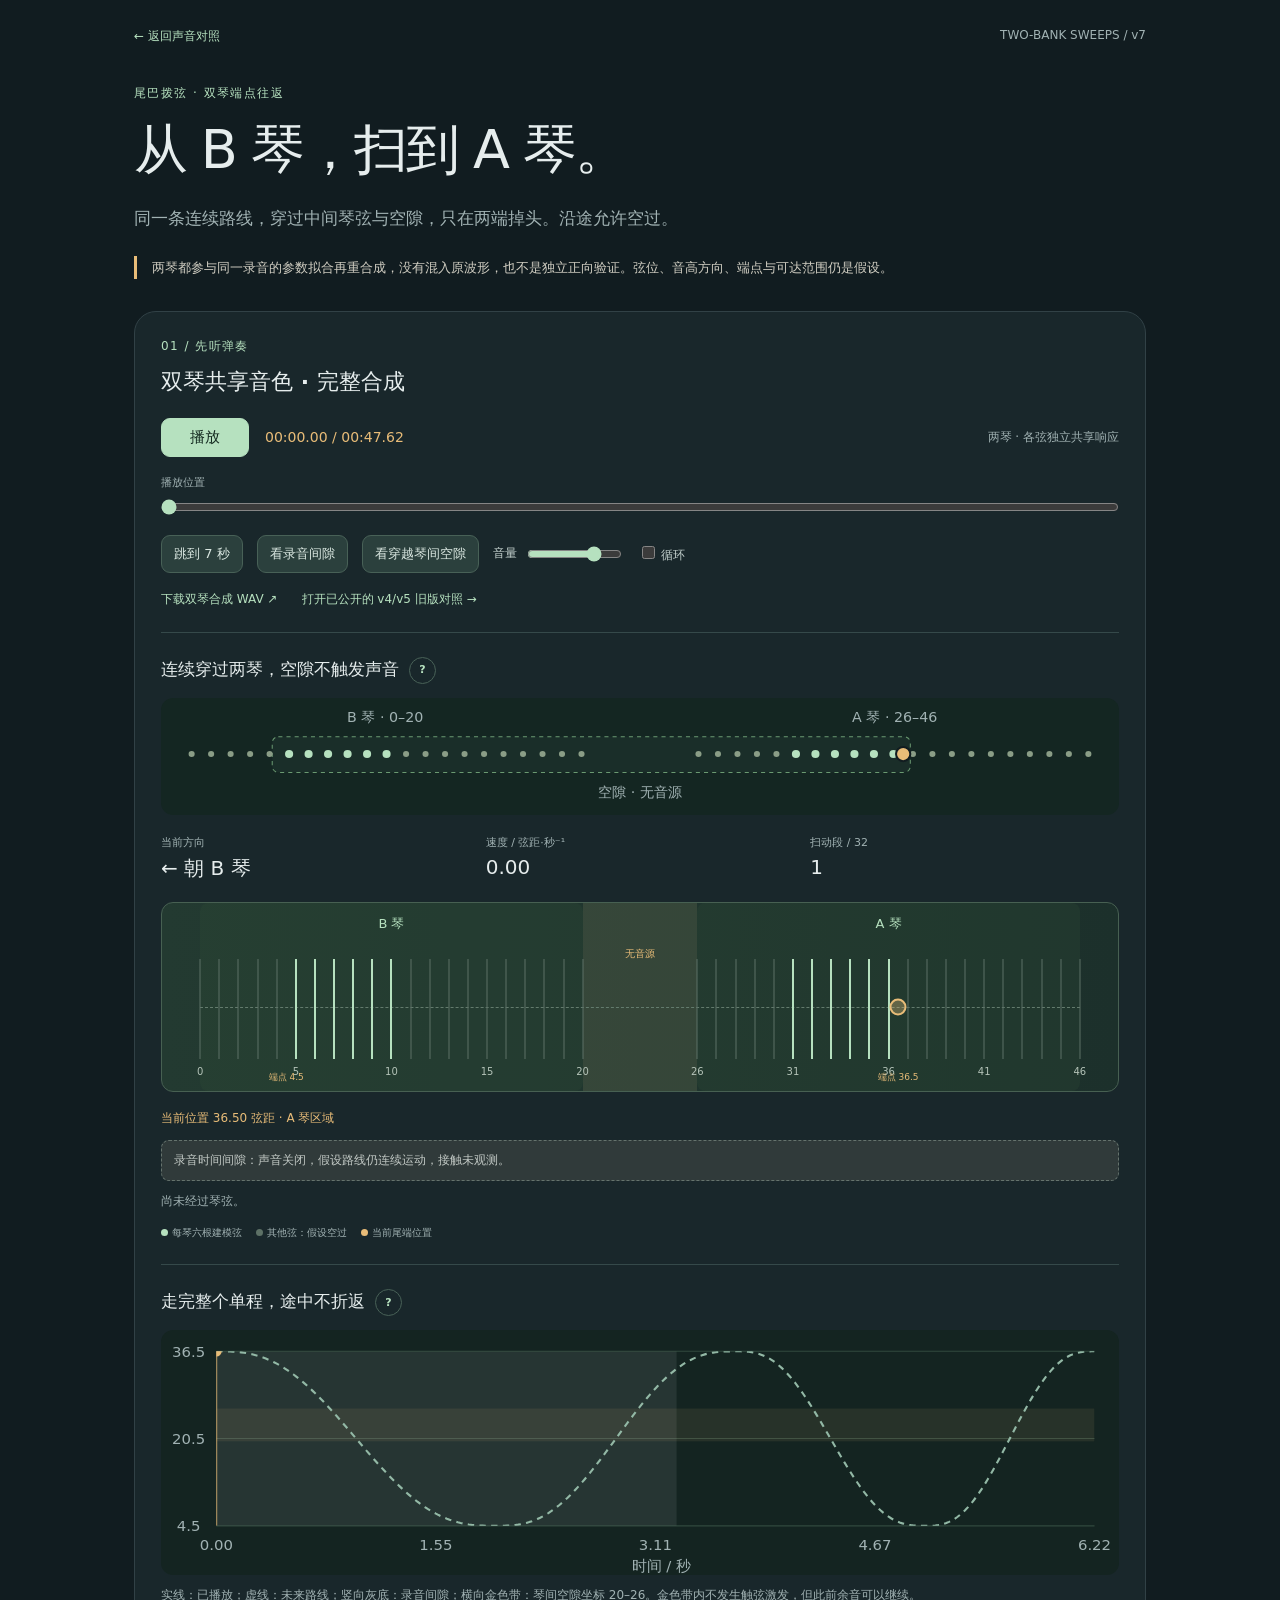
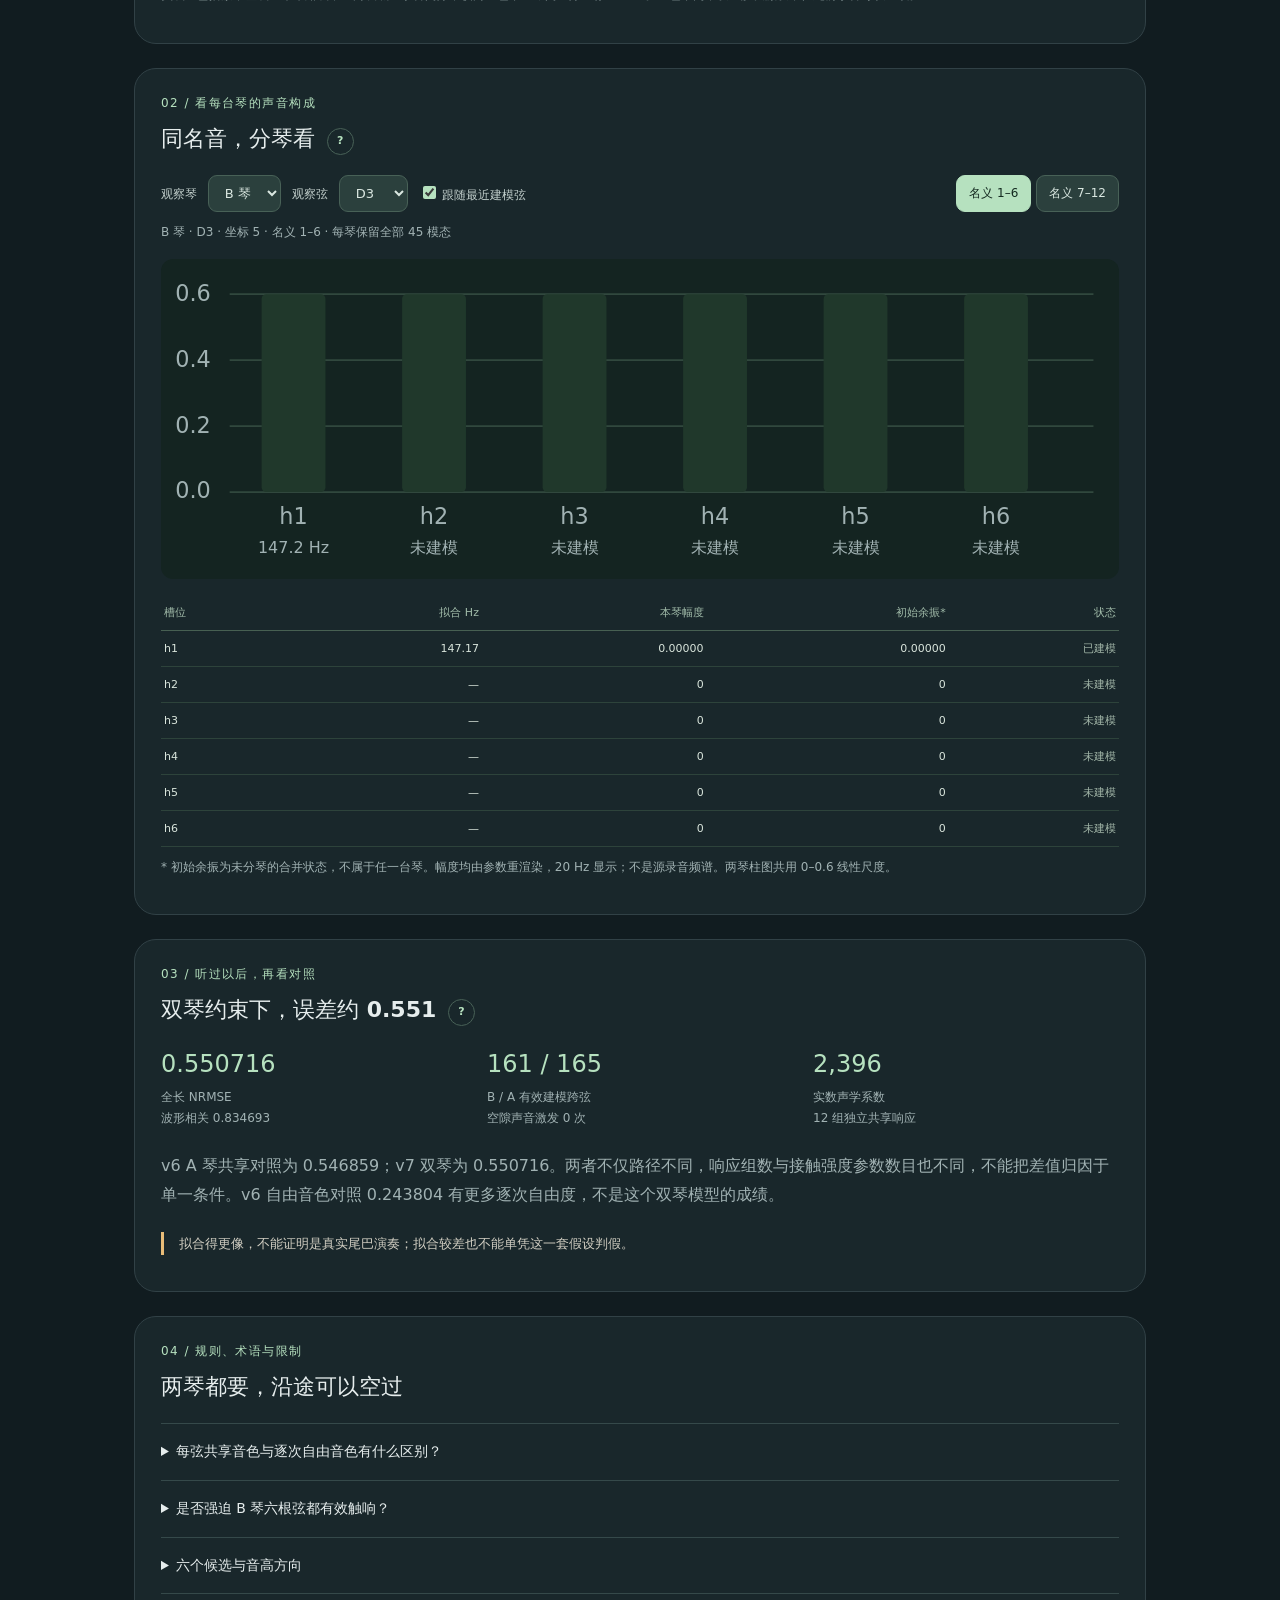
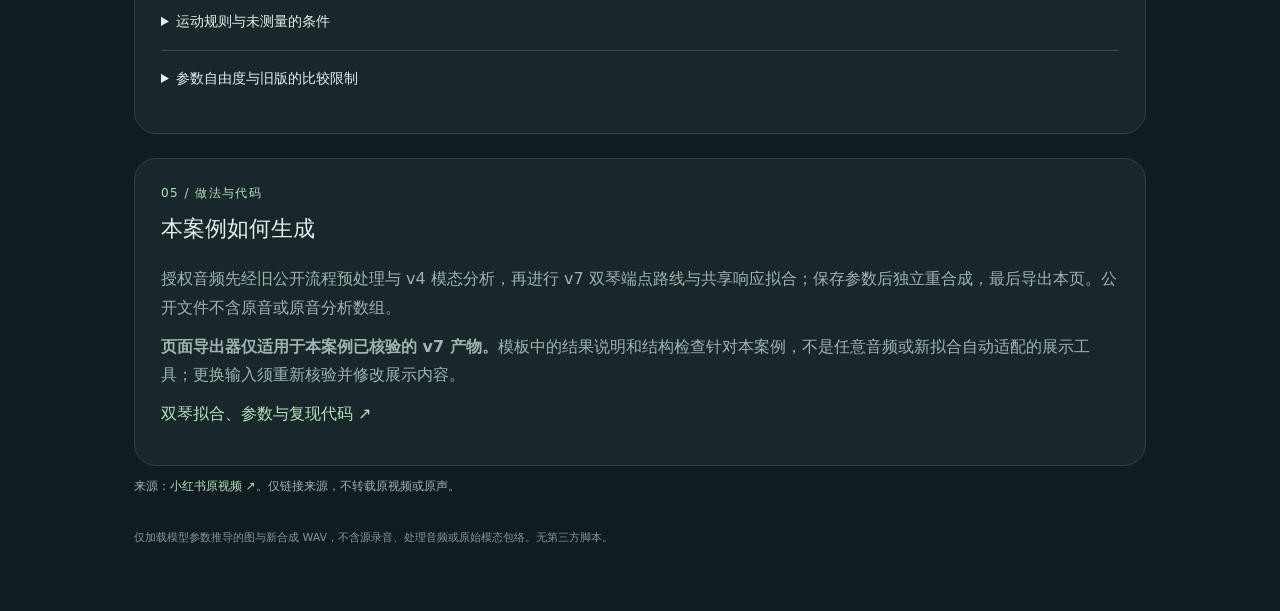
<file: docs/playground/tail-guzheng/two-bank-endpoint/index.html>
<!doctype html><html lang="zh-CN"><head><meta charset="utf-8"><meta name="viewport" content="width=device-width,initial-scale=1"><meta name="theme-color" content="#111c20"><title>从B琴扫到A琴 · 双琴端点往返 v7</title><link rel="stylesheet" href="style.css"></head><body><main>
<nav><a href="../">← 返回声音对照</a><span>TWO-BANK SWEEPS / v7</span></nav><header><div class="eyebrow">尾巴拨弦 · 双琴端点往返</div><h1>从 B 琴，扫到 A 琴。</h1><p class="intro">同一条连续路线，穿过中间琴弦与空隙，只在两端掉头。沿途允许空过。</p><p class="caution">两琴都参与同一录音的参数拟合再重合成，没有混入原波形，也不是独立正向验证。弦位、音高方向、端点与可达范围仍是假设。</p></header>
<section class="panel" id="player-panel"><div class="section-label">01 / 先听弹奏</div><h2>双琴共享音色 · 完整合成</h2><audio id="audio-shared" preload="metadata" src="v7_two_bank_shared_parameter_render.wav"></audio><div class="play-row"><button id="play" class="primary" disabled>播放</button><span id="clock">00:00.00 / 00:47.62</span><span id="model-label">两琴 · 各弦独立共享响应</span></div><label class="seek-label" for="seek">播放位置</label><input id="seek" aria-label="播放位置（秒）" type="range" min="0" max="47.624807" step="0.01" value="0" disabled><div class="control-row"><button id="jump-sound">跳到 7 秒</button><button id="jump-gap">看录音间隙</button><button id="jump-space">看穿越琴间空隙</button><label class="volume">音量 <input id="volume" aria-label="音量" type="range" min="0" max="1" step="0.01" value="0.75"></label><label><input type="checkbox" id="loop"> 循环</label></div><p id="load-status" role="status" class="small">正在加载参数…</p><div class="downloads"><a href="v7_two_bank_shared_parameter_render.wav" download>下载双琴合成 WAV ↗</a><a href="../">打开已公开的 v4/v5 旧版对照 →</a></div>
<div class="subsection"><h3>连续穿过两琴，空隙不触发声音 <button class="help" data-help="geometry" aria-label="解释双琴图" aria-expanded="false">?</button></h3><div class="help-panel" id="help-geometry" hidden>图中保留 42 个假设弦位：B 琴 0–20，A 琴 26–46，两琴之间 20–26 无音源。所选端点为 4.5、36.5，跨过两琴及中间空隙，没有瞬移。绿色是每琴各六根有声音响应的建模弦；灰色是其他弦，模型明确假设经过时空过。两琴同名音的响应分别拟合，不能把两琴的相干总包络当作任一琴。</div>
<svg id="overview" viewBox="0 0 940 115" role="img" aria-label="双琴42个假设弦位与跨琴路线"><text x="220" y="24">B 琴 · 0–20</text><text x="720" y="24">A 琴 · 26–46</text><text x="470" y="97">空隙 · 无音源</text><rect id="zoom-box" x="30" y="38" width="800" height="35" rx="6"></rect><g id="all-strings"></g><circle id="overview-point" r="7" cy="55"></circle></svg>
<div class="motion-readout"><div><span>当前方向</span><strong id="direction">← 朝 B 琴</strong></div><div><span>速度 / 弦距·秒⁻¹</span><strong id="speed">0.00</strong></div><div><span>扫动段 / 32</span><strong id="half-cycle">1</strong></div></div>
<div id="zoom-field"><div class="bank-band bank-b">B 琴</div><div class="bank-band bank-a">A 琴</div><div class="gap-band">无音源</div><div class="endpoint left">端点 4.5</div><div class="endpoint right">端点 36.5</div><div id="zoom-strings"></div><div id="tail-point" aria-hidden="true"></div><div class="track-line"></div></div><p id="position-label" class="small"></p><p id="observation" class="observation gap">录音间隙：假设运动继续，接触未观测。</p><p id="crossing-note" class="small">尚未经过琴弦。</p><div class="bank-legends"><span><i></i>每琴六根建模弦</span><span><i class="grey"></i>其他弦：假设空过</span><span><i class="gold"></i>当前尾端位置</span></div></div>
<div class="subsection"><h3>走完整个单程，途中不折返 <button class="help" data-help="route" aria-label="解释端点运动" aria-expanded="false">?</button></h3><div class="help-panel" id="help-route" hidden>向右时 x=L+(R−L)(10u³−15u⁴+6u⁵)，向左镜像。单程内部导数 30u²(1−u)² 严格为正，因此没有内部停止或反向。只有两端换向，端点速度、加速度为 0。灰底标的是录音时间间隙，不是琴间空间空隙；金色线标当前时间，虚线是之后尚未播放的同一拟合路线。</div><svg id="route-chart" viewBox="0 0 900 230" role="img" aria-label="端点往返位置曲线，含未来路径"><defs><clipPath id="route-clip"><rect x="52" y="20" width="825" height="164"></rect></clipPath></defs><g id="route-grid"></g><g clip-path="url(#route-clip)"><g id="gap-shades"></g><rect id="spatial-gap-shade" x="52" width="825" y="73.81" height="30.75"></rect><path id="route-future"></path><path id="route-past"></path><line id="route-now" y1="20" y2="184"></line><circle id="route-dot" r="5"></circle></g><g id="route-labels"></g></svg><p class="small">实线：已播放；虚线：未来路线；竖向灰底：录音间隙；横向金色带：琴间空隙坐标 20–26。金色带内不发生触弦激发，但此前余音可以继续。</p></div></section>
<section class="panel" aria-labelledby="mode-heading"><div class="section-label">02 / 看每台琴的声音构成</div><h2 id="mode-heading">同名音，分琴看 <button class="help" data-help="modes" aria-label="解释每琴模态图" aria-expanded="false">?</button></h2><div class="help-panel" id="help-modes" hidden>两琴各有六组独立共享响应，共 12 组；每组包含相应的固定拟合模态。柱图仅显示所选琴的参数重渲染包络，不含另一琴，也不含下表另列的初始余振。初始余振是每次恢复录音的合并状态，无法分配给 A 或 B。两琴成分会相干加强或抵消，所以包络不能直接相加，也不能当声源贡献比例。名义 h 倍仅是分组标签，不证明物理泛音；全部 45 个模态在每琴均保留，缺失槽位标 0。</div><div class="mode-controls"><label>观察琴 <select id="bank-select" aria-label="观察琴"><option value="B">B 琴</option><option value="A">A 琴</option></select></label><label>观察弦 <select id="string-select" aria-label="观察弦"><option value="0">D3</option><option value="1">E3</option><option value="2">F♯3</option><option value="3">A3</option><option value="4">B3</option><option value="5">D4</option></select></label><label><input id="follow" type="checkbox" checked> 跟随最近建模弦</label><div class="pages" role="group" aria-label="模态分页"><button data-page="0" aria-pressed="true">名义 1–6</button><button data-page="1" aria-pressed="false">名义 7–12</button></div></div><p id="mode-title" class="small">正在加载…</p><svg id="mode-chart" viewBox="0 0 600 200" role="img" aria-label="所选琴弦六个固定模态槽位"><g id="mode-grid"></g><g id="mode-bars"></g></svg><div class="table-scroll" tabindex="0" role="region" aria-label="每琴模态与未分琴初始余振"><table class="mode-table"><thead><tr><th>槽位</th><th>拟合 Hz</th><th>本琴幅度</th><th>初始余振*</th><th>状态</th></tr></thead><tbody id="mode-rows"></tbody></table></div><p class="small">* 初始余振为未分琴的合并状态，不属于任一台琴。幅度均由参数重渲染，20 Hz 显示；不是源录音频谱。两琴柱图共用 0–0.6 线性尺度。</p></section>
<section class="panel" aria-labelledby="result-heading"><div class="section-label">03 / 听过以后，再看对照</div><h2 id="result-heading">双琴约束下，误差约 0.551 <button class="help" data-help="metrics" aria-label="解释拟合指标" aria-expanded="false">?</button></h2><div class="help-panel" id="help-metrics" hidden>全长 NRMSE 先对合成音拟合一个有符号的整体增益，再算波形差的范数相对原音范数。0 越近越贴合。相关来自未缩放合成波形。全部是同一录音内拟合，不是听感评分、预测能力或真假概率。</div><div class="audit-grid"><div><strong>0.550716</strong><span>全长 NRMSE<br>波形相关 0.834693</span></div><div><strong>161 / 165</strong><span>B / A 有效建模跨弦<br>空隙声音激发 0 次</span></div><div><strong>2,396</strong><span>实数声学系数<br>12 组独立共享响应</span></div></div><p>v6 A 琴共享对照为 0.546859；v7 双琴为 0.550716。两者不仅路径不同，响应组数与接触强度参数数目也不同，不能把差值归因于单一条件。v6 自由音色对照 0.243804 有更多逐次自由度，不是这个双琴模型的成绩。</p><p class="caution">拟合得更像，不能证明是真实尾巴演奏；拟合较差也不能单凭这一套假设判假。</p></section>
<section class="panel" aria-labelledby="audit-heading"><div class="section-label">04 / 规则、术语与限制</div><h2 id="audit-heading">两琴都要，沿途可以空过</h2><details><summary>每弦共享音色与逐次自由音色有什么区别？</summary><p>本页是每根实体弦共用自己的固定响应，每次跨弦只乘一个有符号强度。B 与 A 的同名音各有自己的响应，并不强迫两琴音色相同。有符号触弦强度未绑定扫动方向，并不是实测接触力或生物力学受力模型。逐次自由对照允许每次重新改变模态幅度和相位。v6 的 A 琴跨度对照本次未公开；<a href="../">已公开 v4/v5 旧版</a>采用不同路径约束，不能当作同条件对照。</p></details><details><summary>是否强迫 B 琴六根弦都有效触响？</summary><p>没有要求所有经过的弦必须发声。搜索实际包含 B 只涉及 1 或 2 个建模音、A 涉及六音的候选。当前选中跨两琴六音区的路线，也允许任一经过点强度很小；0.05 是可视化弱强度阈值，不是可听阈值，不删改音频。</p><p>全路线共 864 次过弦点：326 次启用的建模触发，414 次未建模弦假设空过，124 次处于录音间隙关闭。琴间空隙无声音激发。图中亮起只代表模型触发，不是视频实测接触。</p></details><details><summary>六个候选与音高方向</summary><p>下表是共同初筛阶段的误差；选中方案进一步优化后降至本页 0.550716，不能把精修成绩误写进所有候选的初筛行。上下表示音高编号与坐标同向/反向，并非视频测得方向。</p><div class="table-scroll"><table><thead><tr><th>候选</th><th>端点</th><th>初筛 NRMSE</th><th>声学系数</th></tr></thead><tbody id="candidate-rows"></tbody></table></div><p>B正/A正与 B反/A反的镜像初筛误差相同，因此没有识别出真实的琴弦方向。六个候选不是穷尽搜索，也不是全局最优证明。</p></details><details><summary>运动规则与未测量的条件</summary><p>计划 32 个半周期段，音轨内完整 31 个；末端点 47.630 秒，略晚于音轨 47.624807 秒。单程时长 1.20–2.00 秒，中位 1.405 秒；7 段触及设定的最快边界。最大速度 50 弦距/秒，最大加速度约 128.30 弦距/秒²。</p><p>解析导数保证每段内部单调，仅端点折返；跨录音间隙仍连续。浮点与参数独立重渲染检查通过，重渲染最大偏差约 4.98×10⁻¹⁵。接触余振在录音静音处清除，恢复时另有合并初始状态。</p><p>21+21 弦、D 调、均匀弦距、空隙、音高方向、端点与三维可达性都未按视频精确标定。图像仅支持两琴相邻的有序弦列。速度没有换算成厘米，不能据此声称生理合理。</p></details><details><summary>参数自由度与旧版的比较限制</summary><p>12 组独立共享响应共 1,620 个实数系数，加 450 个合并初始状态系数、326 个接触强度，共 2,396 个；另有内部端点时刻在网格上搜索。模态频率来自同一录音，没有留出验证。</p><p>旧 v4/v5 允许中途停留、折返，静音后的余振处理也不同。v6 为 A 琴跨度，v7 跨两琴且扩大了半周期搜索上界。不同版本不是纯单变量实验，不能用它们直接断言音轨真伪。</p></details></section><section class="panel" id="method-code"><div class="section-label">05 / 做法与代码</div><h2>本案例如何生成</h2><p>授权音频先经旧公开流程预处理与 v4 模态分析，再进行 v7 双琴端点路线与共享响应拟合；保存参数后独立重合成，最后导出本页。公开文件不含原音或原音分析数组。</p><p><strong>页面导出器仅适用于本案例已核验的 v7 产物。</strong>模板中的结果说明和结构检查针对本案例，不是任意音频或新拟合自动适配的展示工具；更换输入须重新核验并修改展示内容。</p><p><a href="https://github.com/SamZebrado/SamZebrado/tree/main/experiments/tail-guzheng/v7-two-bank">双琴拟合、参数与复现代码 ↗</a></p></section><p class="small">来源：<a href="https://xhslink.cn/o/Yd5azOSRfM" target="_blank" rel="noopener noreferrer">小红书原视频 ↗</a>。仅链接来源，不转载原视频或原声。</p><footer>仅加载模型参数推导的图与新合成 WAV，不含源录音、处理音频或原始模态包络。无第三方脚本。</footer></main><script src="app.js"></script></body></html>
</file>
<file: docs/styles.css>
:root {
  --paper: #f6f7f9;
  --ink: #20242a;
  --muted: #57606a;
  --line: #d8dce2;
  --card: #ffffff;
  --accent: #315a87;
  --max-width: 1240px;
}
* { box-sizing: border-box; }
html { scroll-behavior: smooth; }
body { margin: 0; color: var(--ink); background: var(--paper); font-family: ui-sans-serif,-apple-system,BlinkMacSystemFont,"Segoe UI","PingFang SC","Microsoft YaHei",sans-serif; font-size: 16px; line-height: 1.65; text-rendering: optimizeLegibility; }
a { color: inherit; text-decoration-thickness: 1px; text-underline-offset: .2em; }
a:focus-visible { outline: 3px solid var(--accent); outline-offset: 4px; }
a:hover { color: var(--accent); }
h1,h2,h3,p,figure { margin-top: 0; }
h1,h2,h3 { font-family: Georgia,"Noto Serif SC","Songti SC",serif; font-weight: 500; letter-spacing: -.025em; }
.skip-link { position: fixed; top: 12px; left: 12px; z-index: 100; padding: 10px 14px; background: var(--ink); color: white; transform: translateY(-160%); }
.skip-link:focus { transform: translateY(0); }
.masthead,main,footer { width: min(calc(100% - 64px),var(--max-width)); margin-inline: auto; }
.masthead { padding-top: 18px; }
.masthead-strap { display: flex; justify-content: space-between; gap: 16px; font-size: .73rem; color: var(--muted); border-bottom: 1px solid var(--line); padding-bottom: 8px; }
.masthead-strap a { text-decoration: none; }
.masthead h1 { font-size: clamp(2.7rem,5vw,4rem); text-align: center; margin: 12px 0 2px; line-height: 1.05; letter-spacing: -.045em; }
.masthead h1 a { text-decoration: none; }
.masthead-deck { font-family: Georgia,"Songti SC",serif; font-size: 1.15rem; text-align: center; margin: 0 0 12px; }
nav { display: flex; justify-content: center; gap: 32px; flex-wrap: wrap; padding: 9px 0; border-top: 2px solid var(--ink); border-bottom: 1px solid var(--ink); font-size: .74rem; }
nav a { text-decoration: none; }
.nav-short,.access-short { display: none; }
.introduction { display: grid; grid-template-columns: minmax(0,1fr) minmax(0,1fr); gap: 12px 28px; padding: 20px 0 16px; border-bottom: 1px solid var(--line); }
.intro-copy { min-width: 0; }
.introduction p { font-size: .86rem; margin-bottom: 10px; }
.intro-label { font-family: inherit; font-size: .78rem; font-weight: 700; letter-spacing: .02em; color: var(--accent); margin-bottom: 10px; }
.intro-languages { grid-column: 1 / -1; border-top: 1px solid var(--line); padding-top: 12px; }
.intro-languages strong,.intro-languages span { display: block; }
.intro-languages strong { color: var(--accent); font-size: .78rem; margin-bottom: 5px; }
.intro-languages span+span { margin-top: 5px; }
.contribution-note,.compatibility-note { font-size: .78rem; margin: 14px 0; }
.frontpage { display: grid; grid-template-columns: minmax(0,2.25fr) minmax(0,1fr); gap: 30px; padding: 28px 0 30px; border-bottom: 2px solid var(--ink); }
.frontpage-main,.frontpage-side { min-width: 0; }
.frontpage-side { border-left: 1px solid var(--line); padding-left: 26px; }
.section-kicker { font-family: inherit; font-size: .73rem; line-height: 1.5; letter-spacing: .055em; font-weight: 750; color: var(--accent); margin: 0 0 16px; text-transform: uppercase; }
.section-kicker span { font-weight: 400; letter-spacing: 0; white-space: nowrap; }
.lifecycle { font-family: inherit; color: var(--accent); font-size: .72rem; font-weight: 700; line-height: 1.5; margin: 0 0 8px; }
.lifecycle span { display: block; color: var(--muted); font-weight: 400; }
.lead-feature h3 { font-size: 2rem; line-height: 1.08; margin: 0 0 16px; }
.lead-feature h3 span { font-size: .65em; white-space: nowrap; }
.frontpage h3 a { text-decoration: none; }
.lead-body { display: grid; grid-template-columns: minmax(0,1.3fr) minmax(0,1fr); gap: 20px; align-items: start; }
.lead-body figure { margin: 0; }
.lead-body img { display: block; width: 100%; height: auto; }
.lead-body p { font-size: .88rem; margin-bottom: 12px; }
p[lang="en"],span[lang="en"] { color: var(--muted); }
.teaser-actions { display: flex; gap: 14px; flex-wrap: wrap; }
.teaser-actions a,.brief-link { font-size: .72rem; color: var(--accent); font-weight: 650; text-decoration: none; }
.briefs { display: grid; grid-template-columns: 1fr 1fr; gap: 26px; margin-top: 24px; padding-top: 18px; border-top: 1px solid var(--line); }
.brief { min-width: 0; }
.brief+ .brief { border-left: 1px solid var(--line); padding-left: 26px; }
.brief h3 { font-size: 1.45rem; line-height: 1.13; margin-bottom: 10px; }
.brief p:not(.lifecycle) { font-size: .79rem; margin-bottom: 7px; }
.also-complete { font-size: .76rem; margin: 18px 0 0; padding-top: 12px; border-top: 1px solid var(--line); }
.also-complete a { text-decoration: none; }
.also-complete span { color: var(--accent); margin-left: 10px; }
.brief h3 span { display: block; font-size: .65em; }
.brief:has(.project-details[open]) { grid-column: 1 / -1; border-left: 0; padding-left: 0; }
.lifecycle .access-wide { display: inline; color: inherit; font-weight: inherit; }
.lifecycle .access-short { display: none; color: inherit; font-weight: inherit; }
.compact-briefs { margin-top: 18px; padding-top: 12px; }
.project-details { margin-top: 8px; }
.project-details summary { color: var(--accent); cursor: pointer; font-size: .72rem; font-weight: 650; line-height: 1.5; }
.project-details summary:focus-visible { outline: 3px solid var(--accent); outline-offset: 4px; }
.detail-body { margin-top: 12px; padding-top: 12px; overflow-wrap: anywhere; border-top: 1px solid var(--line); }
.detail-body .story-visual { margin-bottom: 14px; }
.completed-detail-content.with-visual { display: block; }
.completed-card .detail-body .copy-zh,.completed-card .detail-body .copy-en { font-size: .8rem; }
.completed-card .detail-body .validation-note { font-size: .73rem; }
.current-note { padding-bottom: 20px; }
.current-note+.current-note { padding-top: 18px; border-top: 1px solid var(--line); }
.current-note h3,.playtest-note h3 { font-size: 1.55rem; line-height: 1.2; margin-bottom: 8px; }
.current-note p:not(.lifecycle),.playtest-note p:not(.lifecycle) { font-size: .82rem; margin-bottom: 0; }
.playtest-note { border-top: 1px solid var(--ink); padding-top: 20px; margin-top: 10px; }
.portfolio-section { padding-top: 40px; scroll-margin-top: 20px; }
.section-heading { display: flex; align-items: baseline; justify-content: space-between; gap: 20px; padding-bottom: 10px; border-bottom: 1px solid var(--ink); }
.section-heading h2 { margin: 0; font-size: 1.85rem; line-height: 1.2; }
.section-heading p { color: var(--muted); font-size: .78rem; margin: 0; }
.story { padding: 28px 0 32px; border-bottom: 1px solid var(--line); scroll-margin-top: 20px; }
.story-heading { margin-bottom: 20px; }
.story-heading h3 { font-size: 2rem; line-height: 1.15; margin-bottom: 8px; }
.story-heading h3 span { font-size: .65em; }
.project-purpose { color: var(--muted); font-size: .78rem; margin-bottom: 0; }
.story-content.with-visual { display: grid; grid-template-columns: minmax(0,1fr) minmax(0,1.35fr); gap: 32px; align-items: start; }
.story-visual { margin: 0; }
.story-visual img { width: 100%; height: auto; display: block; }
.story-visual figcaption { font-size: .72rem; color: var(--muted); margin-top: 6px; }
.story-copy { max-width: 72ch; }
.story:has(.story-content:not(.with-visual)) { display: grid; grid-template-columns: minmax(0,1fr) minmax(0,2fr); gap: 32px; }
.story:has(.story-content:not(.with-visual)) .story-heading { margin-bottom: 0; }
.copy-zh,.copy-en { font-size: .92rem; margin-bottom: 12px; }
.copy-en { color: var(--muted); }
.validation-note { font-size: .78rem; color: var(--muted); border-left: 2px solid var(--line); padding-left: 12px; margin: 16px 0; }
.signal-list { list-style: none; display: flex; flex-wrap: wrap; gap: 6px; padding: 0; margin: 16px 0; }
.signal-list li { font-size: .72rem; color: var(--muted); padding-right: 10px; border-right: 1px solid var(--line); }
.signal-list li:last-child { border-right: none; }
.project-actions { display: flex; gap: 20px; flex-wrap: wrap; margin-top: 18px; }
.project-actions a { color: var(--accent); font-size: .8rem; text-decoration: none; font-weight: 700; }
.project-actions a:hover { text-decoration: underline; }
#tools .story-heading h3 { font-size: 1.6rem; }
.notes { padding-top: 40px; }
.notes>p { font-size: .85rem; max-width: 900px; margin: 18px 0 0; }
footer { border-top: 2px solid var(--ink); margin-top: 40px; padding: 22px 0 34px; display: grid; grid-template-columns: 1fr 1fr auto; gap: 26px; font-size: .76rem; color: var(--muted); }
footer p { margin-bottom: 0; }
footer>a { white-space: nowrap; }
@media (max-width: 960px) {
 .frontpage { grid-template-columns: minmax(0,1.8fr) minmax(0,1fr); gap: 22px; }
 .frontpage-side { padding-left: 20px; }
 .lead-body { grid-template-columns: 1fr; }
 .lead-body img { max-width: 460px; }
 .briefs { gap: 18px; }
 .brief+.brief { padding-left: 18px; }
 nav { gap: 20px; }
 .section-heading { align-items: start; }
}
@media (max-width: 720px) {
 .masthead,main,footer { width: calc(100% - 32px); }
 .masthead { padding-top: 10px; }
 .introduction { grid-template-columns: minmax(0,1fr); gap: 10px; padding: 12px 0 10px; }
 .introduction p { font-size: .78rem; line-height: 1.6; }
 .masthead-strap { font-size: .67rem; padding-bottom: 6px; }
 .masthead h1 { font-size: 2.2rem; margin: 8px 0 3px; }
 .masthead-deck { font-size: .86rem; margin-bottom: 8px; }
 nav { gap: 13px; justify-content: space-between; font-size: .7rem; padding: 6px 0; }
 .nav-full,.access-wide { display: none; }
 .nav-short,.access-short { display: inline; }
 .frontpage { display: block; padding: 10px 0 22px; }
 .lead-body p[lang="en"] { display: none; }
 .compact-briefs { margin-top: 8px; padding-top: 7px; }
 .project-details { margin-top: 3px; }
 .project-details summary { font-size: .67rem; line-height: 1.3; }
 .completed-card .project-details p[lang="en"] { display: block; }
 .lifecycle .access-wide { display: none; }
 .lifecycle .access-short { display: inline; }
 .brief h3 span { display: none; }

 .section-kicker { font-size: .7rem; margin-bottom: 7px; }
 .lead-feature h3 { font-size: 1.55rem; margin-bottom: 8px; }
 .lead-body { grid-template-columns: 100px minmax(0,1fr); gap: 14px; }
 .lead-body p { font-size: .76rem; line-height: 1.5; margin-bottom: 7px; }
 .lifecycle { font-size: .7rem; margin-bottom: 4px; }
 .teaser-actions { gap: 10px; }
 .teaser-actions a,.brief-link { font-size: .67rem; }
 .briefs { margin-top: 7px; padding-top: 7px; gap: 16px; }
 .brief+.brief { padding-left: 16px; }
 .brief h3 { font-size: 1.05rem; margin-bottom: 4px; }
 .brief p:not(.lifecycle) { font-size: .7rem; line-height: 1.45; margin-bottom: 3px; }
 .brief-link { line-height: 1.3; }
 .brief p[lang="en"] { display: none; }
 .also-complete { font-size: .7rem; margin-top: 8px; padding-top: 7px; }
 .also-complete span { margin-left: 5px; }
 .frontpage-side { border-left: 0; padding-left: 0; margin-top: 9px; }
 .current-work { border-top: 1px solid var(--ink); padding-top: 7px; }
 .current-note { padding-bottom: 4px; }
 .current-note+.current-note { padding-top: 4px; border-top: 1px solid var(--line); }
 .current-note h3,.playtest-note h3 { font-size: 1.15rem; margin-bottom: 3px; }
 .current-note p:not(.lifecycle),.playtest-note p:not(.lifecycle) { font-size: .71rem; line-height: 1.45; }
 .playtest-note { margin-top: 4px; padding-top: 9px; }
 .playtest-note .section-kicker { margin-bottom: 4px; }
 .portfolio-section,.notes { padding-top: 28px; }
 .section-heading { display: block; padding-bottom: 9px; }
 .section-heading h2 { font-size: 1.6rem; }
 .section-heading p { font-size: .72rem; margin-top: 6px; }
 .story { padding: 22px 0 26px; }
 .story:has(.story-content:not(.with-visual)) { display: block; }
 .story:has(.story-content:not(.with-visual)) .story-heading { margin-bottom: 14px; }
 .story-heading { margin-bottom: 14px; }
 .story-heading h3 { font-size: 1.75rem; }
 .story-content.with-visual { display: block; }
 .story-visual { margin-bottom: 18px; }
 .copy-zh,.copy-en { font-size: .85rem; }
 .validation-note { font-size: .73rem; }
 footer { display: block; }
 footer p { margin-bottom: 16px; }
}
@media (max-width: 360px) {
 .lead-body { grid-template-columns: 94px minmax(0,1fr); gap: 12px; }
 .masthead h1 { font-size: 2.3rem; }
 .masthead-deck { font-size: .85rem; }
 .lead-feature h3 { font-size: 1.4rem; }
 .also-complete span { font-size: .63rem; }
}
@media (prefers-reduced-motion: reduce) { html { scroll-behavior: auto; } }
</file>
<file: docs/playground/tail-guzheng/timbre-layout.css>
/* Reserve the maximum six displayed modes, even when the selected string has fewer. */
#new-fit .grid > div { min-width: 0; }
.mode-table-wrap {
  block-size: 238px;
  overflow: auto;
  overscroll-behavior: contain;
  scrollbar-gutter: stable;
  border: 1px solid #2b4239;
  border-radius: 8px;
}
.mode-table {
  min-width: 390px;
  table-layout: fixed;
  line-height: 16px;
}
.mode-table th, .mode-table td {
  white-space: nowrap;
  padding: 8px 5px;
  height: 33px;
}
.mode-table th { position: sticky; top: 0; background: #162825; z-index: 1; }
.mode-table th:first-child { width: 43%; }
.mode-table th:not(:first-child) { width: 19%; }
/* Changing time, event index or model must not move either plot or the following section. */
.timbre-box [id$="-tone-heading"] {
  block-size: 4.95em;
  overflow: auto;
  font-variant-numeric: tabular-nums;
}
.timbre-box [id$="-event-state"] {
  display: block;
  flex-basis: 100%;
  block-size: 3.3em;
  overflow: auto;
  margin: 0;
  font-variant-numeric: tabular-nums;
}
.timbre-box [id$="-profile-delta"] { block-size: 6.6em; overflow: auto; }
#new-fit [id$="-result-note"] { block-size: 7.2em; overflow: auto; }
@media (max-width: 720px) {
  .mode-table-wrap { block-size: 238px; }
  #new-fit [id$="-result-note"] { block-size: 8.5em; }
}
.mode-page-controls { min-height: 38px; margin: 8px 0; }
.mode-page-controls select { background: #233a38; color: #e3eee6; border: 1px solid #506b60; border-radius: 8px; padding: 7px; font: inherit; }
.mode-slot-note { min-height: 5em; }
.mode-table-wrap:focus-visible { outline: 2px solid var(--gold); outline-offset: 3px; }
.model-explainer{margin:20px 0 26px;padding:18px;border:1px solid #526650;border-radius:14px;background:#1c3029}.model-explainer h3{margin:0 0 12px;font-size:17px}.rule-summary{display:grid;grid-template-columns:1fr 1fr;gap:14px}.rule-summary p{margin:0;font-size:13px;color:#cfdfd2}.rule-summary strong{color:#c5edba}.model-key{font-size:12px;border-left:3px solid #e8bc78;padding-left:12px}.term-list{display:flex;flex-wrap:wrap;gap:8px 14px;margin-top:15px}.term-item{font-size:12px;display:inline-flex;gap:5px;align-items:center;color:#c2d2c7}.term-question{display:inline-flex;align-items:center;justify-content:center;min-width:28px;min-height:28px;border:1px solid #77977d;border-radius:50%;background:#284638;color:#e1f2df;font:600 13px system-ui;cursor:pointer;vertical-align:middle;margin-left:5px}.term-question[aria-expanded=true]{background:#b6e1bf;color:#142921}.concept-detail{position:relative;height:155px;overflow:auto;margin-top:14px;padding:14px 40px 14px 14px;border-radius:10px;background:#13261e;scrollbar-gutter:stable}.term-heading{font-size:13px;color:#c5edba}.term-description{font-size:12px;margin:6px 0 0;line-height:1.8;color:#c4d3c8}.term-close{position:absolute;right:6px;top:6px;min-width:30px;min-height:30px;font-size:22px;background:transparent;border:0;color:#c5ddcb;cursor:pointer}.reference-explainer{font-size:13px;border-left:3px solid #e8bc78;padding-left:12px;color:#d6d7c4}@media(max-width:720px){.model-explainer{padding:13px}.rule-summary{grid-template-columns:1fr;gap:10px}.concept-detail{height:205px}.term-question{min-width:32px;min-height:32px}.term-list{gap:8px 10px}}
</file>
<file: docs/playground/tail-guzheng/two-bank-endpoint/style.css>
:root{color-scheme:dark;font-family:system-ui,-apple-system,BlinkMacSystemFont,"Segoe UI",sans-serif;background:#111c20;color:#e6eded;--mint:#b6e1bf;--muted:#a1b2b3;--gold:#e8bc78;--line:#35494a}*{box-sizing:border-box}body{margin:0}main{max-width:1060px;padding:28px 24px 64px;margin:auto}nav{display:flex;justify-content:space-between;gap:12px;font-size:12px;color:var(--muted);margin-bottom:40px}a{color:var(--mint);text-decoration:none}a:hover{text-decoration:underline}header{margin-bottom:32px}.eyebrow,.section-label{font-size:12px;color:var(--mint);letter-spacing:.12em}h1{font-size:clamp(32px,5.5vw,54px);font-weight:530;letter-spacing:-.04em;margin:12px 0 16px}h2{font-size:22px;font-weight:570;margin:10px 0 20px;line-height:1.5}h3{font-size:17px;font-weight:560;line-height:1.5;margin:0 0 14px}p{color:var(--muted);line-height:1.8;margin:10px 0}.intro{font-size:17px;max-width:740px}.tags{display:flex;flex-wrap:wrap;gap:8px;margin-top:20px}.tags span,.tag{font-size:11px;color:var(--mint);border:1px solid #436052;border-radius:30px;padding:6px 10px}.panel{background:#19272b;border:1px solid #314146;border-radius:22px;padding:26px;margin-top:24px;min-width:0}.score-grid{display:grid;grid-template-columns:1fr 1fr;gap:20px}.score{background:#20322e;border:1px solid #3b5749;border-radius:14px;padding:22px}.score h3{margin:18px 0 4px}.score.free{background:#2b2f2b;border-color:#575344}.score.free .tag{color:var(--gold);border-color:#76684b}.score-value{font-size:42px;letter-spacing:-.04em;font-variant-numeric:tabular-nums;color:var(--mint)}.free .score-value{color:var(--gold)}.score-value small{font-size:11px;letter-spacing:0;color:var(--muted)}.score p{font-size:13px;min-height:46px}.small{font-size:12px;color:var(--muted);line-height:1.8}.caution{border-left:3px solid var(--gold);padding-left:15px;font-size:13px;margin-top:22px;color:#d1cec2}button,select{font:inherit;font-size:13px;color:#dae7e1;background:#2b403d;border:1px solid #486157;border-radius:9px;padding:9px 12px;cursor:pointer}button:disabled{opacity:.5;cursor:wait}button:hover{background:#365148}button:focus-visible,a:focus-visible,summary:focus-visible,select:focus-visible,input:focus-visible{outline:3px solid var(--gold);outline-offset:3px}.primary,button[aria-pressed=true]{background:var(--mint);border-color:var(--mint);color:#142a20}.help{font-size:11px;padding:0;margin-left:4px;width:27px;height:27px;vertical-align:2px;border-radius:50%;color:var(--mint);background:transparent}.help[aria-expanded=true]{color:#17291d;background:var(--mint)}.help-panel{font-size:13px;line-height:1.85;color:#ccd8d1;background:#243a32;padding:15px 18px;border:1px solid #4b6856;border-radius:10px;margin:0 0 18px}.help-panel[hidden]{display:none}.model-tabs{display:grid;grid-template-columns:1fr 1fr;gap:10px;margin:18px 0 24px}.model-tabs button{text-align:left;padding:13px 16px;font-size:15px}.model-tabs small{display:block;font-size:11px;opacity:.8;margin-top:4px}audio{display:none}.play-row{display:flex;align-items:center;gap:16px;flex-wrap:wrap}#play{min-width:88px;font-size:15px}.play-row #clock{font-variant-numeric:tabular-nums;color:var(--gold);font-size:14px}#model-label{margin-left:auto;font-size:12px;color:var(--muted)}.seek-label{font-size:11px;color:var(--muted);display:block;margin:18px 0 3px}input[type=range]{accent-color:var(--mint);cursor:pointer}#seek{width:100%;height:28px;margin:0}.control-row{display:flex;gap:10px 14px;align-items:center;flex-wrap:wrap;margin:10px 0}.control-row label,.mode-controls label{font-size:12px;color:#c4d1ce}.volume{display:flex;align-items:center;gap:8px}.volume input{width:95px}input[type=checkbox]{accent-color:var(--mint)}#load-status:empty{display:none}.downloads{display:flex;gap:12px 24px;flex-wrap:wrap;margin:18px 0;font-size:12px}.subsection{border-top:1px solid var(--line);margin-top:24px;padding-top:24px}.heading-row{display:flex;justify-content:space-between;align-items:baseline;gap:12px}.heading-row .small{white-space:nowrap}svg{display:block;width:100%;height:auto}svg text{fill:var(--muted);font:14px system-ui;text-anchor:middle}#overview{background:#142622;border-radius:12px}#overview circle.string-dot{fill:#8a9d86}#overview circle.model-dot{fill:var(--mint)}#zoom-box{fill:#b6e1bf0a;stroke:#6a9971;stroke-dasharray:4 4}#overview-point{fill:var(--gold);stroke:#111c20;stroke-width:2}.motion-readout{display:grid;grid-template-columns:repeat(3,1fr);gap:16px;margin:20px 0}.motion-readout span{display:block;color:var(--muted);font-size:11px}.motion-readout strong{display:block;font-size:20px;margin-top:5px;font-weight:520;font-variant-numeric:tabular-nums}#zoom-field{height:180px;position:relative;background:linear-gradient(90deg,#233a31,#1c302b);border:1px solid #476052;border-radius:12px;margin:10px 0 16px}.endpoint{position:absolute;top:10px;font-size:11px;color:var(--gold)}.endpoint.left{left:10px}.endpoint.right{right:10px}.zoom-string{position:absolute;top:39px;bottom:29px;width:2px;background:#b59c70;transform:translateX(-50%);z-index:1}.zoom-string span{position:absolute;top:calc(100% + 7px);left:50%;transform:translateX(-50%);white-space:nowrap;color:#b9cbbd;font-size:11px}.zoom-string.hit{background:#e3ffb6;box-shadow:0 0 12px 3px #c5ed8799}.zoom-string.weak{background:#919d83;box-shadow:none}.track-line{position:absolute;left:4%;right:4%;top:86px;border-top:1px dashed #637b6d}#tail-point{position:absolute;top:86px;width:17px;height:17px;transform:translate(-50%,-50%);border:2px solid var(--gold);background:#e8bc7855;border-radius:50%;z-index:2}.observation{font-size:12px;padding:9px 12px;border-radius:8px;background:#244231;color:#bed9c5}.observation.gap{color:#c2c9c5;background:#303a3a;border:1px dashed #65736d}#crossing-note{min-height:22px}#route-chart{background:#142421;border-radius:12px;margin-top:8px}#route-grid line{stroke:#31483e;stroke-width:1}#gap-shades rect{fill:#9ba5a522}#route-future{fill:none;stroke:#92b8a5;stroke-width:2;stroke-dasharray:6 5}#route-past{fill:none;stroke:var(--mint);stroke-width:2.6}#route-now{stroke:var(--gold);stroke-width:1.5}#route-dot{fill:var(--gold)}.mode-controls{display:flex;flex-wrap:wrap;gap:16px;align-items:center}.mode-controls select{margin-left:7px}.pages{display:flex;gap:5px;margin-left:auto}.pages button{font-size:12px}#mode-chart{background:#142421;border-radius:12px;margin:16px 0}.mode-bar{fill:var(--mint)}.mode-bar.missing{fill:#53635b}.mode-background{fill:#20382b}.mode-hz{font-size:10px}#mode-grid line{stroke:#31483e}.table-scroll{width:100%;overflow:auto}table{width:100%;border-collapse:collapse;font-size:12px;font-variant-numeric:tabular-nums}th{font-weight:500;color:#a1bba9;text-align:right;padding:9px 6px;border-bottom:1px solid #476052}td{text-align:right;padding:10px 6px;border-bottom:1px solid #2d433b;color:#d9e5dc}th:first-child,td:first-child{text-align:left}.mode-table td:last-child{color:#a2b6a8}.audit-grid{display:grid;grid-template-columns:repeat(3,1fr);gap:20px;margin:24px 0}.audit-grid strong{display:block;font-size:24px;font-weight:540;color:var(--mint)}.audit-grid span{display:block;font-size:12px;color:var(--muted);margin-top:9px;line-height:1.7}details{border-top:1px solid var(--line);padding:16px 0}summary{cursor:pointer;font-size:14px;line-height:1.7}details p{font-size:13px}footer{color:#80999a;font-size:11px;line-height:1.8;margin:30px 0 0}@media(max-width:700px){main{padding:22px 15px 42px}nav{font-size:11px;margin-bottom:30px}.panel{padding:20px 17px;border-radius:17px}h2{font-size:19px}.score-grid{gap:12px}.score{padding:16px}.score-value{font-size:34px}.score p{min-height:72px}.score .small{font-size:11px}.intro{font-size:15px}.motion-readout{gap:8px}.motion-readout strong{font-size:17px}.heading-row{display:block}.heading-row>.small{display:none}.pages{margin-left:0}.mode-controls{gap:12px}.audit-grid{gap:14px}.audit-grid strong{font-size:20px}.audit-grid span{font-size:11px}#model-label{display:none}#route-chart text{font-size:18px}.mode-table{font-size:11px}.mode-table th,.mode-table td{padding:10px 4px}#overview text{font-size:22px}}@media(max-width:420px){main{padding:18px 12px 36px}nav{flex-wrap:wrap;margin-bottom:28px}.panel{padding:18px 14px}h1{font-size:34px}h2{font-size:18px}.score-grid{grid-template-columns:1fr}.score{padding:17px}.score p{min-height:0}.score-value{font-size:39px}.score h3{margin-top:14px}.model-tabs button{font-size:12px;padding:12px 10px}.control-row{gap:10px}.control-row button{font-size:11px}.motion-readout strong{font-size:16px}.motion-readout span{font-size:9px}.audit-grid{grid-template-columns:1fr}.audit-grid div{display:flex;align-items:center;justify-content:space-between;gap:15px}.audit-grid span{text-align:right;margin:0}.zoom-string span{font-size:9px}.table-scroll{max-width:100%}.mode-controls label{font-size:11px}.mode-controls select{font-size:11px;padding:8px}.help-panel{padding:12px;font-size:12px}.play-row{gap:12px}#clock{font-size:12px!important}#play{min-width:70px}.downloads{gap:10px}.mode-table th,.mode-table td{padding:10px 3px}.mode-table{font-size:10px}}

@media(max-width:700px){#mode-chart text{font-size:20px}#mode-chart .mode-hz{font-size:16px}}
#zoom-field{height:190px}.bank-band{position:absolute;top:0;bottom:0;background:#2d4c3744;padding-top:12px;text-align:center;font-size:13px;color:var(--mint);border-radius:8px}.bank-b{left:4%;width:40%}.bank-a{left:56%;width:40%}.gap-band{position:absolute;top:0;bottom:0;left:44%;width:12%;background:#d1bd8520;text-align:center;font-size:10px;color:var(--gold);padding-top:44px}.zoom-string{top:56px;bottom:32px;background:#5d7166;width:1px}.zoom-string.modeled{width:2px;background:#b6e1bf}.zoom-string.hit{background:#e3ffb6;box-shadow:0 0 10px 2px #c5ed8799}.zoom-string.weak{background:#8a9b83;box-shadow:none}.zoom-string span{font-size:10px;color:#b4c3b8}.endpoint{top:auto;bottom:7px;font-size:9px;z-index:2}.endpoint.left{left:13%;transform:translateX(-50%)}.endpoint.right{right:auto;left:77%;transform:translateX(-50%)}#tail-point,.track-line{top:104px}.bank-legends{display:flex;gap:14px;flex-wrap:wrap;font-size:10px;color:var(--muted);margin:13px 0}.bank-legends i{display:inline-block;width:7px;height:7px;margin-right:4px;background:var(--mint);border-radius:50%}.bank-legends i.grey{background:#5d7166}.bank-legends i.gold{background:var(--gold)}#spatial-gap-shade{fill:#e8bc7817}.mode-controls{gap:11px}.mode-table{font-size:11px}.mode-table th,.mode-table td{padding:10px 3px}#position-label{color:var(--gold)}@media(max-width:420px){.mode-table{font-size:9px}.mode-table th,.mode-table td{padding:10px 2px}.control-row button{font-size:10px;padding:8px}.bank-band{font-size:11px}.gap-band{font-size:8px}.zoom-string span{font-size:8px}}
</file>
